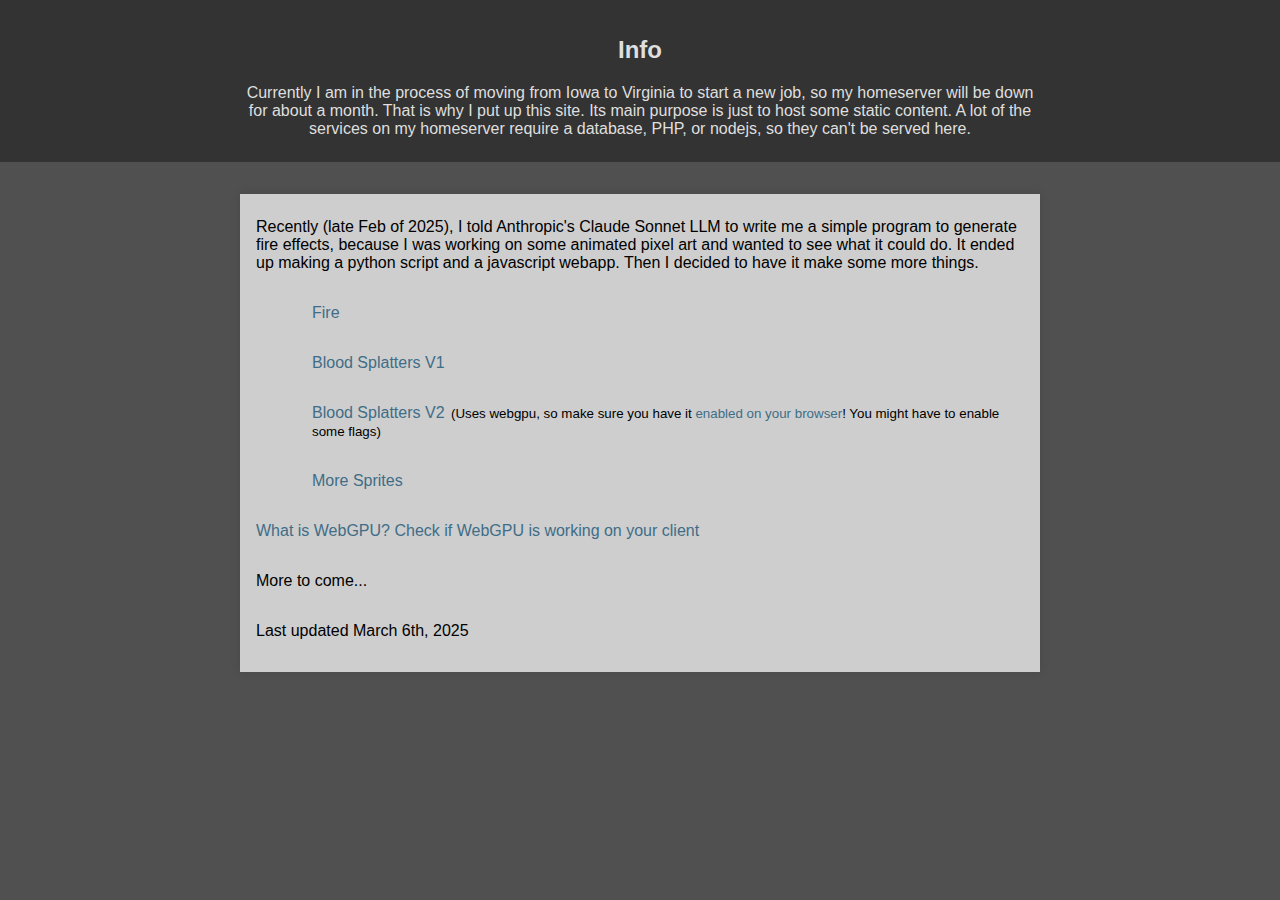
<file: index.html>
<!DOCTYPE html>
<html lang="en">
<head>
    <meta charset="UTF-8">
    <meta name="viewport" content="width=device-width, initial-scale=1.0">
    <title>Grothe</title>
    <link rel="stylesheet" href="css/theme.min.css">
    <style>
        body {
            font-family: Arial, sans-serif;
            margin: 0;
            padding: 0;
            background-color: #505050;
        }
        header {
            background-color: #333;
            color: #dfdfdf;
            padding: 1rem;
            text-align: center;
        }
        main {
            max-width: 800px;
            margin: 2rem auto;
            padding: 1rem;
            background-color: #cecece;
            box-shadow: 0 0 10px rgba(0, 0, 0, 0.1);
        }
        section {
            margin-bottom: 2rem;
        }
        section h2 {
            margin-top: 0;
        }
        section p {
            margin: 0.5rem 0;
        }
        section a {
            color: #3f6d87;
            text-decoration: none;
        }
        section li {
            list-style-type: none;
            margin: 2rem 1rem;
        }
        section a:hover {
            text-decoration: underline;
        }
        .status {
            max-width: 800px;
            margin: 0 auto;
        }
    </style>
</head>
<body>
    <header>
        <h2>Info</h2>
        <section class = "status">
            <p>Currently I am in the process of moving from Iowa to Virginia to start a new job, so my homeserver will be down for about a month. That is why I put up this site. Its main purpose is just to host some static content. A lot of the services on my homeserver require a database, PHP, or nodejs, so they can't be served here.  </p>
        </section>
    </header>
    <main>
        <section>
            <p>Recently (late Feb of 2025), I told Anthropic's Claude Sonnet LLM to write me a simple program to generate fire effects, because I was working on some animated pixel art and wanted to see what it could do. It ended up making a python script and a javascript webapp. Then I decided to have it make some more things.</p>
            <ul>
                <li><a href = "/fire.html">Fire</a></li>
                <li><a href = "/blood_v1.html">Blood Splatters V1</a></li>
                <li><a href = "/blood_gpu.html">Blood Splatters V2</a> <small style="margin-left: 2px;">(Uses webgpu, so make sure you have it <a href = "https://developer.mozilla.org/en-US/docs/Web/API/WebGPU_API#browser_compatibility">enabled on your browser</a>! You might have to enable some flags)</small></a></li>
                <li><a href = "/sprites.html">More Sprites</a></li>
            </ul>
            <p><a href = "https://developer.mozilla.org/en-US/docs/Web/API/WebGPU_API">What is WebGPU?</a> <a href = "/webgpuchecker.html">Check if WebGPU is working on your client</a></p>
        </section>
        <section>
            More to come...
        </section>
        <footer>
            <p>Last updated March 6th, 2025</p>
        </footer>
    </main>
</body>
</html>
</file>
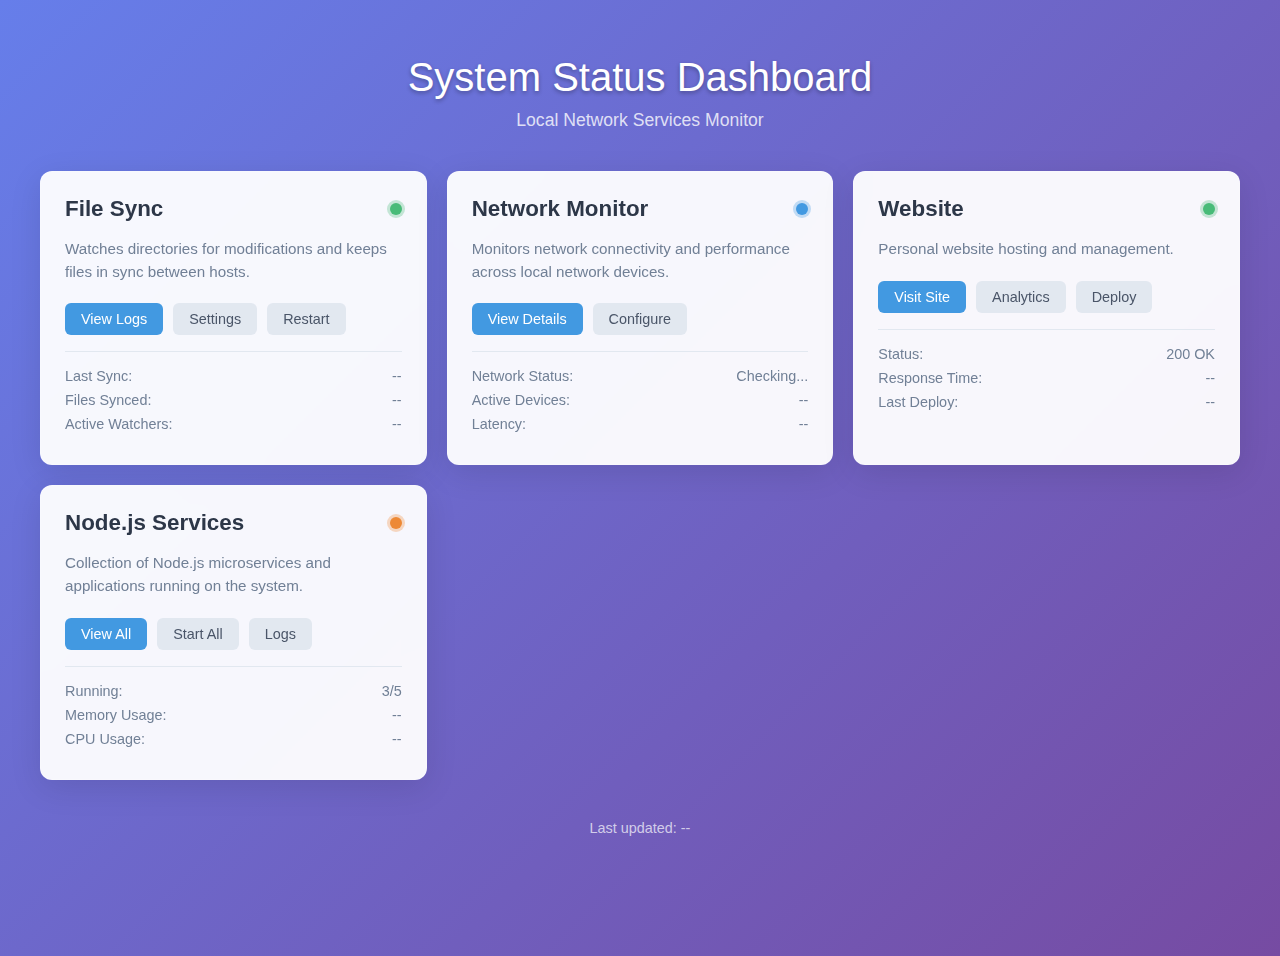
<file: statuspage/index.html>
<!DOCTYPE html>
<html lang="en">
<head>
    <meta charset="UTF-8">
    <meta name="viewport" content="width=device-width, initial-scale=1.0">
    <title> . : - : . </title>
    <link rel = "stylesheet" href = "css/style.css" />
</head>
<body>
    <div class="dashboard">
        <div class="header">
            <h1>System Status Dashboard</h1>
            <div class="subtitle">Local Network Services Monitor</div>
        </div>

        <div class="services-grid">
            <!-- File Sync Service -->
            <div class="service-card">
                <div class="service-header">
                    <div class="service-title">File Sync</div>
                    <div class="status-indicator online" id="filesync-status"></div>
                </div>
                <div class="service-description">
                    Watches directories for modifications and keeps files in sync between hosts.
                </div>
                <div class="service-actions">
                    <button class="action-btn primary">View Logs</button>
                    <button class="action-btn secondary">Settings</button>
                    <button class="action-btn secondary">Restart</button>
                </div>
                <div class="service-details">
                    <div class="detail-row">
                        <span class="detail-label">Last Sync:</span>
                        <span id="filesync-lastsync">--</span>
                    </div>
                    <div class="detail-row">
                        <span class="detail-label">Files Synced:</span>
                        <span id="filesync-count">--</span>
                    </div>
                    <div class="detail-row">
                        <span class="detail-label">Active Watchers:</span>
                        <span id="filesync-watchers">--</span>
                    </div>
                </div>
            </div>

            <!-- Network Monitor Service -->
            <div class="service-card">
                <div class="service-header">
                    <div class="service-title">Network Monitor</div>
                    <div class="status-indicator loading" id="networkmonitor-status"></div>
                </div>
                <div class="service-description">
                    Monitors network connectivity and performance across local network devices.
                </div>
                <div class="service-actions">
                    <button class="action-btn primary">View Details</button>
                    <button class="action-btn secondary">Configure</button>
                </div>
                <div class="service-details">
                    <div class="detail-row">
                        <span class="detail-label">Network Status:</span>
                        <span id="network-status">Checking...</span>
                    </div>
                    <div class="detail-row">
                        <span class="detail-label">Active Devices:</span>
                        <span id="network-devices">--</span>
                    </div>
                    <div class="detail-row">
                        <span class="detail-label">Latency:</span>
                        <span id="network-latency">--</span>
                    </div>
                </div>
            </div>

            <!-- Website Service -->
            <div class="service-card">
                <div class="service-header">
                    <div class="service-title">Website</div>
                    <div class="status-indicator online" id="website-status"></div>
                </div>
                <div class="service-description">
                    Personal website hosting and management.
                </div>
                <div class="service-actions">
                    <a href="https://belthelziquor.com" target="_blank" class="action-btn primary">Visit Site</a>
                    <button class="action-btn secondary">Analytics</button>
                    <button class="action-btn secondary">Deploy</button>
                </div>
                <div class="service-details">
                    <div class="detail-row">
                        <span class="detail-label">Status:</span>
                        <span id="website-response">200 OK</span>
                    </div>
                    <div class="detail-row">
                        <span class="detail-label">Response Time:</span>
                        <span id="website-response-time">--</span>
                    </div>
                    <div class="detail-row">
                        <span class="detail-label">Last Deploy:</span>
                        <span id="website-deploy">--</span>
                    </div>
                </div>
            </div>

            <!-- Node.js Services -->
            <div class="service-card">
                <div class="service-header">
                    <div class="service-title">Node.js Services</div>
                    <div class="status-indicator warning" id="nodejs-status"></div>
                </div>
                <div class="service-description">
                    Collection of Node.js microservices and applications running on the system.
                </div>
                <div class="service-actions">
                    <button class="action-btn primary">View All</button>
                    <button class="action-btn secondary">Start All</button>
                    <button class="action-btn secondary">Logs</button>
                </div>
                <div class="service-details">
                    <div class="detail-row">
                        <span class="detail-label">Running:</span>
                        <span id="nodejs-running">3/5</span>
                    </div>
                    <div class="detail-row">
                        <span class="detail-label">Memory Usage:</span>
                        <span id="nodejs-memory">--</span>
                    </div>
                    <div class="detail-row">
                        <span class="detail-label">CPU Usage:</span>
                        <span id="nodejs-cpu">--</span>
                    </div>
                </div>
            </div>
        </div>

        <div class="footer">
            Last updated: <span id="last-updated">--</span>
        </div>
    </div>
    <script type = "text/javascript" src = "js/jq.js"></script>
    <script type = "text/javascript" src = "js/home.js"></script>
    
</body>

</html>
</file>
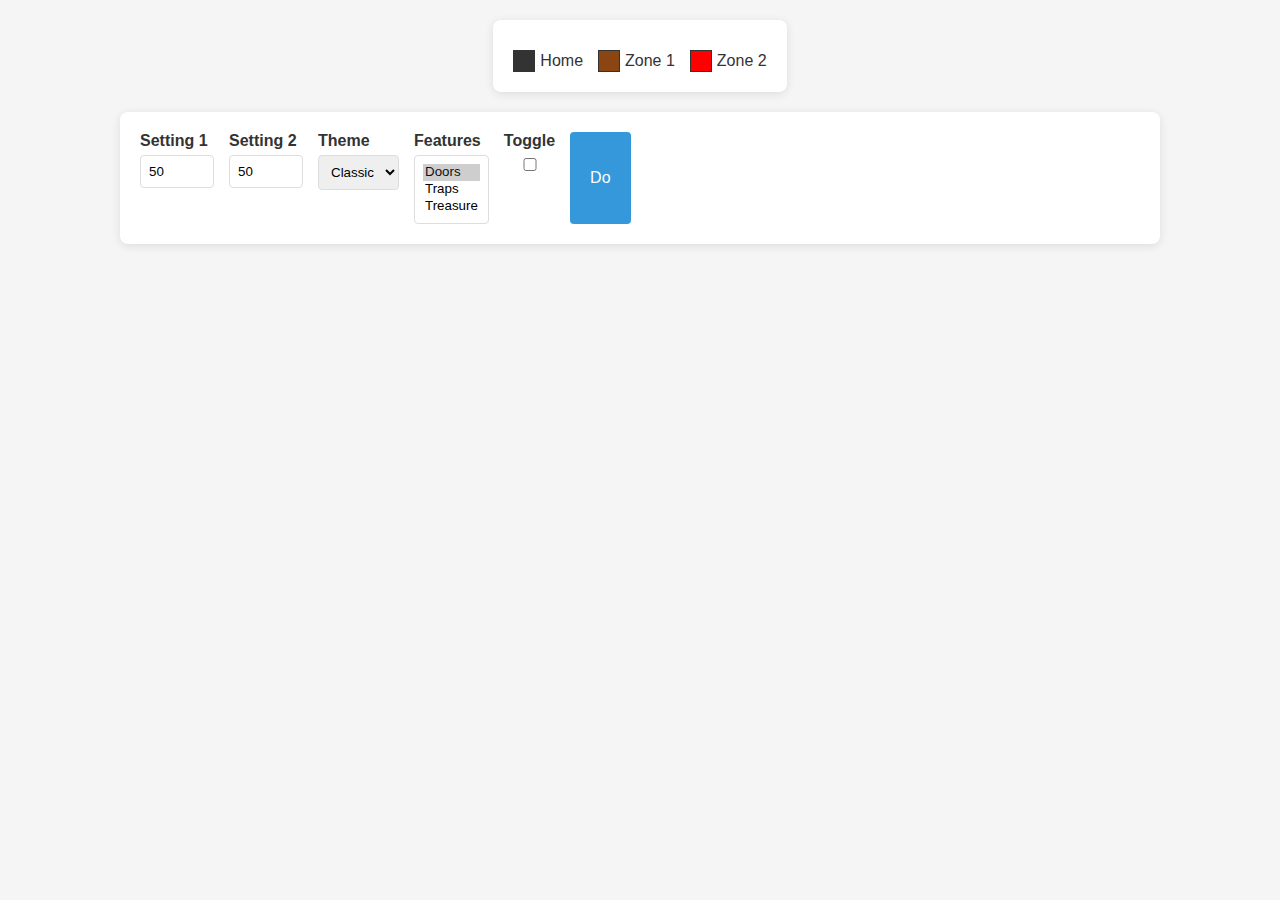
<file: webgame-campfire-chill/index.html>
<!DOCTYPE html>
<html lang="en">
<head>
    <meta charset="UTF-8">
    <meta name="viewport" content="width=device-width, initial-scale=1.0">
    <link rel="stylesheet" href = "css/style.css" />
    <script type = "text/javascript" src = "js/jq.js"></script>
    <script type = "module" src = "js/pixi.min.mjs"></script>
    <script type = "module" src = "js/place.js" ></script>
    <title>Da Place to Be</title>
</head>
<body>
    <div class="container">
        <div class="canvas-container">
            <div class="legend">
                <div class="legend-item">
                    <div class="legend-color" style="background-color: #333"></div>
                    <span>Home</span>
                </div>
                <div class="legend-item">
                    <div class="legend-color" style="background-color: #8B4513"></div>
                    <span>Zone 1</span>
                </div>
                <div class="legend-item">
                    <div class="legend-color" style="background-color: #FF0000"></div>
                    <span>Zone 2</span>
                </div>
            </div>
        </div>
        <div class="controls">
            <div class="control-group">
                <label for="width">Setting 1</label>
                <input type="number" id="width" min="20" max="100" value="50">
            </div>
            <div class="control-group">
                <label for="height">Setting 2</label>
                <input type="number" id="height" min="20" max="100" value="50">
            </div>
            <div class="control-group">
                <label for="theme">Theme</label>
                <select id="theme">
                    <option value="classic">Classic</option>
                    <option value="cave">Cave</option>
                    <option value="temple">Temple</option>
                </select>
            </div>
            <div class="control-group">
                <label for="features">Features</label>
                <select id="features" multiple size="3">
                    <option value="doors" selected>Doors</option>
                    <option value="traps">Traps</option>
                    <option value="treasure">Treasure</option>
                </select>
            </div>
            <div class = "control-group">
                <label for="sometoggle">Toggle</label>
                <input type="checkbox" id="sometoggle">
            </div>
            <button id="button-do">Do</button>
        </div>
    </div>
</body>
</html>
</file>
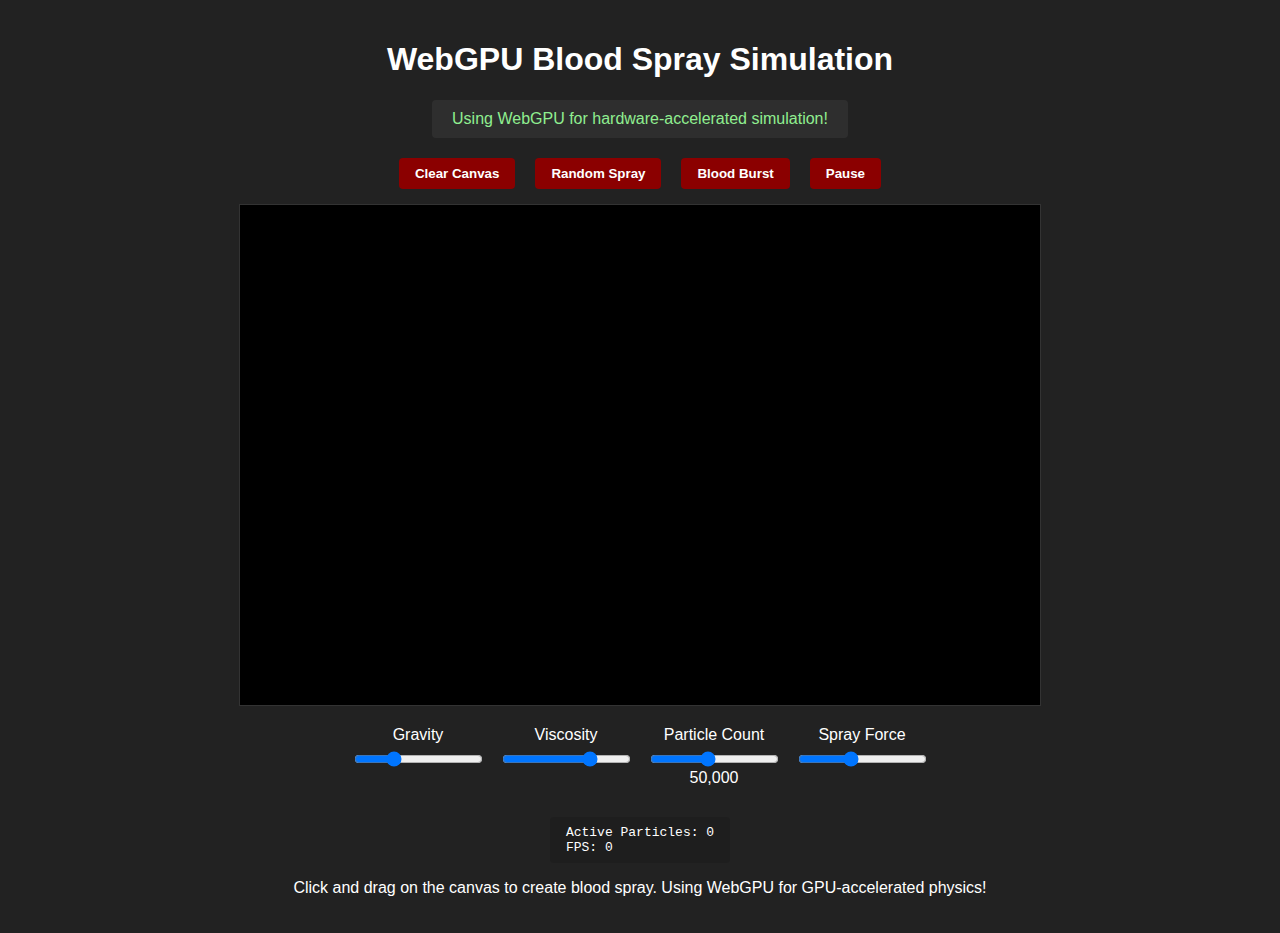
<file: blood_gpu.html>
<!DOCTYPE html>
<html>
<head>
  <title>WebGPU Blood Spray Effect</title>
  <script type = "module">
    import { WebGPUBloodSimulation } from './blood_gpu.js';
  </script>
  <style>
    body {
      background: #222;
      margin: 0;
      padding: 20px;
      display: flex;
      flex-direction: column;
      align-items: center;
      font-family: Arial, sans-serif;
      color: #FFF;
    }
    canvas {
      border: 1px solid #333;
      margin-bottom: 20px;
      background: #000;
    }
    .controls {
      display: flex;
      flex-wrap: wrap;
      gap: 15px;
      margin-bottom: 20px;
      max-width: 800px;
    }
    .control-group {
      display: flex;
      flex-direction: column;
      align-items: center;
    }
    label {
      margin-bottom: 5px;
    }
    button {
      padding: 8px 16px;
      background: #8B0000;
      color: white;
      border: none;
      border-radius: 4px;
      cursor: pointer;
      font-weight: bold;
      margin: 0 5px;
    }
    button:hover {
      background: #A00000;
    }
    #bloodCanvas {
      cursor: crosshair;
    }
    .action-buttons {
      display: flex;
      gap: 10px;
      margin-bottom: 15px;
    }
    .status {
      background: rgba(50, 50, 50, 0.8);
      padding: 10px 20px;
      border-radius: 4px;
      margin-bottom: 20px;
    }
    .status span {
      font-weight: bold;
    }
    .status.success {
      color: #90ee90;
    }
    .status.error {
      color: #ff6666;
    }
    .performance {
      background: rgba(30, 30, 30, 0.8);
      padding: 8px 16px;
      border-radius: 4px;
      margin-top: 10px;
      font-family: monospace;
    }
  </style>
</head>
<body>
  <h1>WebGPU Blood Spray Simulation</h1>
  
  <div id="statusBox" class="status">
    Initializing WebGPU...
  </div>
  
  <div class="action-buttons">
    <button id="clearBtn">Clear Canvas</button>
    <button id="randomSprayBtn">Random Spray</button>
    <button id="burstBtn">Blood Burst</button>
    <button id="pauseBtn">Pause</button>
  </div>
  
  <canvas id="bloodCanvas" width="800" height="500"></canvas>
  
  <div class="controls">
    <div class="control-group">
      <label for="gravitySlider">Gravity</label>
      <input type="range" id="gravitySlider" min="0.01" max="0.5" value="0.15" step="0.01">
    </div>
    
    <div class="control-group">
      <label for="viscositySlider">Viscosity</label>
      <input type="range" id="viscositySlider" min="0.75" max="0.99" value="0.92" step="0.01">
    </div>
    
    <div class="control-group">
      <label for="particleCountSlider">Particle Count</label>
      <input type="range" id="particleCountSlider" min="10000" max="100000" value="50000">
      <span id="particleCountValue">50,000</span>
    </div>
    
    <div class="control-group">
      <label for="sprayForceSlider">Spray Force</label>
      <input type="range" id="sprayForceSlider" min="5" max="30" value="15">
    </div>
  </div>
  
  <div class="performance">
    <div>Active Particles: <span id="activeParticleCount">0</span></div>
    <div>FPS: <span id="fpsCounter">0</span></div>
  </div>
  
  <p>Click and drag on the canvas to create blood spray. Using WebGPU for GPU-accelerated physics!</p>
  
  <script>
    // The WebGPU implementation will be loaded externally
    

    // Simple FPS counter
    let frameCount = 0;
    let lastTime = performance.now();
    let fps = 0;
    
    function updateFPS() {
      const now = performance.now();
      const elapsed = now - lastTime;
      
      if (elapsed >= 1000) {
        fps = Math.round((frameCount * 1000) / elapsed);
        document.getElementById('fpsCounter').textContent = fps;
        frameCount = 0;
        lastTime = now;
      }
      
      frameCount++;
      requestAnimationFrame(updateFPS);
    }
    
    // Start FPS counter
    updateFPS();
    
    // Fallback Canvas2D implementation for browsers without WebGPU
    class CanvasBloodEffect {
      constructor(canvas) {
        this.canvas = canvas;
        this.ctx = canvas.getContext('2d');
        this.width = canvas.width;
        this.height = canvas.height;
        
        // Blood parameters
        this.gravity = 0.15;
        this.viscosity = 0.92;
        this.particleCount = 5000;
        this.particleSize = 3;
        this.sprayForce = 15;
        
        // Animation state
        this.paused = false;
        this.animationId = null;
        
        // Particles
        this.particles = [];
        
        // Mouse interactions
        this.mouseDown = false;
        this.mouseX = 0;
        this.mouseY = 0;
        this.lastMouseX = 0;
        this.lastMouseY = 0;
        
        // Initialize event listeners
        this.initEvents();
      }
      
      initEvents() {
        this.canvas.addEventListener('mousedown', (e) => {
          this.mouseDown = true;
          this.updateMousePosition(e);
          this.lastMouseX = this.mouseX;
          this.lastMouseY = this.mouseY;
          this.createSpray(this.mouseX, this.mouseY, 0, 0);
        });
        
        this.canvas.addEventListener('mousemove', (e) => {
          if (this.mouseDown) {
            const lastX = this.mouseX;
            const lastY = this.mouseY;
            this.updateMousePosition(e);
            
            // Calculate velocity for direction
            const velX = this.mouseX - lastX;
            const velY = this.mouseY - lastY;
            
            // Create spray based on movement
            if (Math.abs(velX) > 0.5 || Math.abs(velY) > 0.5) {
              this.createSpray(this.mouseX, this.mouseY, velX, velY);
            }
          }
        });
        
        this.canvas.addEventListener('mouseup', () => {
          this.mouseDown = false;
        });
        
        this.canvas.addEventListener('mouseleave', () => {
          this.mouseDown = false;
        });
      }
      
      updateMousePosition(e) {
        const rect = this.canvas.getBoundingClientRect();
        this.mouseX = e.clientX - rect.left;
        this.mouseY = e.clientY - rect.top;
      }
      
      createSpray(x, y, velX, velY) {
        // Direction influence from velocity
        const dirX = velX === 0 ? 0 : Math.sign(velX);
        const dirY = velY === 0 ? 0 : Math.sign(velY);
        const speed = Math.sqrt(velX * velX + velY * velY);
        
        const sprayCount = Math.min(500, this.particleCount);
        
        for (let i = 0; i < sprayCount; i++) {
          // Calculate random spray direction with influence from movement
          const angle = Math.random() * Math.PI * 2;
          const force = this.sprayForce * (0.5 + Math.random() * 0.5);
          
          // Base velocities with randomness
          let vx = Math.cos(angle) * force * 0.3;
          let vy = Math.sin(angle) * force * 0.3;
          
          // Add influence from mouse movement
          if (speed > 1) {
            vx += dirX * force * 0.7 * Math.random();
            vy += dirY * force * 0.7 * Math.random();
          }
          
          // Random size variation
          const size = this.particleSize * (0.5 + Math.random());
          
          // Random color variation (darker/lighter red)
          const r = 120 + Math.floor(Math.random() * 80);
          const g = Math.floor(Math.random() * 30);
          const b = Math.floor(Math.random() * 20);
          const color = `rgb(${r}, ${g}, ${b})`;
          
          // Add blood particle
          this.particles.push({
            x: x + (Math.random() - 0.5) * 5,
            y: y + (Math.random() - 0.5) * 5,
            vx: vx,
            vy: vy,
            size: size,
            color: color,
            gravity: this.gravity * (0.8 + Math.random() * 0.4),
            life: 1.0 // Life percentage (1.0 = full life, 0.0 = dead)
          });
        }
        
        // Limit total particles
        if (this.particles.length > this.particleCount) {
          this.particles.splice(0, this.particles.length - this.particleCount);
        }
        
        // Update particle counter
        document.getElementById('activeParticleCount').textContent = this.particles.length.toLocaleString();
      }
      
      createRandomSpray() {
        const x = Math.random() * this.width;
        const y = Math.random() * (this.height / 2);
        const velX = (Math.random() - 0.5) * 20;
        const velY = Math.random() * 10;
        this.createSpray(x, y, velX, velY);
      }
      
      createBloodBurst() {
        const x = this.width / 2 + (Math.random() - 0.5) * 200;
        const y = this.height / 2 + (Math.random() - 0.5) * 100;
        
        // Create multiple sprays for a burst effect
        for (let i = 0; i < 5; i++) {
          const offsetX = (Math.random() - 0.5) * 20;
          const offsetY = (Math.random() - 0.5) * 20;
          this.createSpray(x + offsetX, y + offsetY, 0, 0);
        }
      }
      
      updatePhysics() {
        // Clear canvas
        this.ctx.fillStyle = 'rgba(0, 0, 0, 0.2)';
        this.ctx.fillRect(0, 0, this.width, this.height);
        
        // Update particles
        for (let i = this.particles.length - 1; i >= 0; i--) {
          const particle = this.particles[i];
          
          // Apply physics
          particle.vy += particle.gravity;
          particle.vx *= this.viscosity;
          particle.vy *= this.viscosity;
          
          // Update position
          particle.x += particle.vx;
          particle.y += particle.vy;
          
          // Check for collisions with bottom or sides
          if (particle.y > this.height || particle.x < 0 || particle.x > this.width) {
            this.particles.splice(i, 1);
            continue;
          }
          
          // Draw particle
          this.ctx.beginPath();
          this.ctx.fillStyle = particle.color;
          this.ctx.globalAlpha = particle.life;
          this.ctx.arc(particle.x, particle.y, particle.size, 0, Math.PI * 2);
          this.ctx.fill();
          
          // Decay life
          particle.life -= 0.005;
          if (particle.life <= 0) {
            this.particles.splice(i, 1);
          }
        }
        
        // Reset alpha
        this.ctx.globalAlpha = 1;
        
        // Update particle counter
        document.getElementById('activeParticleCount').textContent = this.particles.length.toLocaleString();
      }
      
      animate() {
        if (this.paused) return;
        
        // Update physics and render
        this.updatePhysics();
        
        // Schedule next frame
        this.animationId = requestAnimationFrame(() => this.animate());
      }
      
      start() {
        this.paused = false;
        if (!this.animationId) {
          this.animate();
        }
      }
      
      pause() {
        this.paused = true;
        if (this.animationId) {
          cancelAnimationFrame(this.animationId);
          this.animationId = null;
        }
      }
      
      togglePause() {
        if (this.paused) {
          this.start();
        } else {
          this.pause();
        }
      }
      
      clear() {
        this.ctx.clearRect(0, 0, this.width, this.height);
        this.particles = [];
        document.getElementById('activeParticleCount').textContent = "0";
      }
      
      // Parameter setters
      setGravity(value) {
        this.gravity = value;
      }
      
      setViscosity(value) {
        this.viscosity = value;
      }
      
      setParticleCount(value) {
        this.particleCount = value;
      }
      
      setSprayForce(value) {
        this.sprayForce = value;
      }
    }
    
    // Initialize the appropriate implementation based on WebGPU support
    document.addEventListener('DOMContentLoaded', async () => {
      const canvas = document.getElementById('bloodCanvas');
      const statusBox = document.getElementById('statusBox');
      let bloodSim;
      
      try {
        // Check for WebGPU support
        if (!navigator.gpu) {
          throw new Error("WebGPU not supported on this browser.");
        }
        
        // Try to load WebGPU implementation
        // In a real implementation, this would be where we'd initialize WebGPUBloodSimulation
        // For demo purposes, throw an error to show fallback behavior
        
        if (typeof WebGPUBloodSimulation !== 'undefined') {
          bloodSim = new WebGPUBloodSimulation(canvas);
          statusBox.textContent = "Using WebGPU for hardware-accelerated simulation!";
          statusBox.className = "status success";
        } else {
          throw new Error("WebGPU implementation not found. Falling back to Canvas2D.");
        }
      } catch (error) {
        console.warn("WebGPU initialization failed:", error);
        statusBox.textContent = "WebGPU not available. Using Canvas2D fallback (lower performance).";
        statusBox.className = "status error";
        
        // Fallback to Canvas2D implementation
        bloodSim = new CanvasBloodEffect(canvas);
        bloodSim.start();
        
        // Update particle count slider for fallback
        const particleCountSlider = document.getElementById('particleCountSlider');
        particleCountSlider.min = "1000";
        particleCountSlider.max = "10000";
        particleCountSlider.value = "5000";
        document.getElementById('particleCountValue').textContent = "5,000";
      }
      
      // Connect UI controls
      document.getElementById('gravitySlider').addEventListener('input', function() {
        bloodSim.setGravity(parseFloat(this.value));
      });
      
      document.getElementById('viscositySlider').addEventListener('input', function() {
        bloodSim.setViscosity(parseFloat(this.value));
      });
      
      document.getElementById('particleCountSlider').addEventListener('input', function() {
        bloodSim.setParticleCount(parseInt(this.value));
        document.getElementById('particleCountValue').textContent = parseInt(this.value).toLocaleString();
      });
      
      document.getElementById('sprayForceSlider').addEventListener('input', function() {
        bloodSim.setSprayForce(parseInt(this.value));
      });
      
      document.getElementById('clearBtn').addEventListener('click', function() {
        bloodSim.clear();
      });
      
      document.getElementById('randomSprayBtn').addEventListener('click', function() {
        bloodSim.createRandomSpray();
      });
      
      document.getElementById('burstBtn').addEventListener('click', function() {
        bloodSim.createBloodBurst();
      });
      
      document.getElementById('pauseBtn').addEventListener('click', function() {
        bloodSim.togglePause();
        this.textContent = bloodSim.paused ? 'Resume' : 'Pause';
      });
    });
  </script>
</body>
</html>
</file>
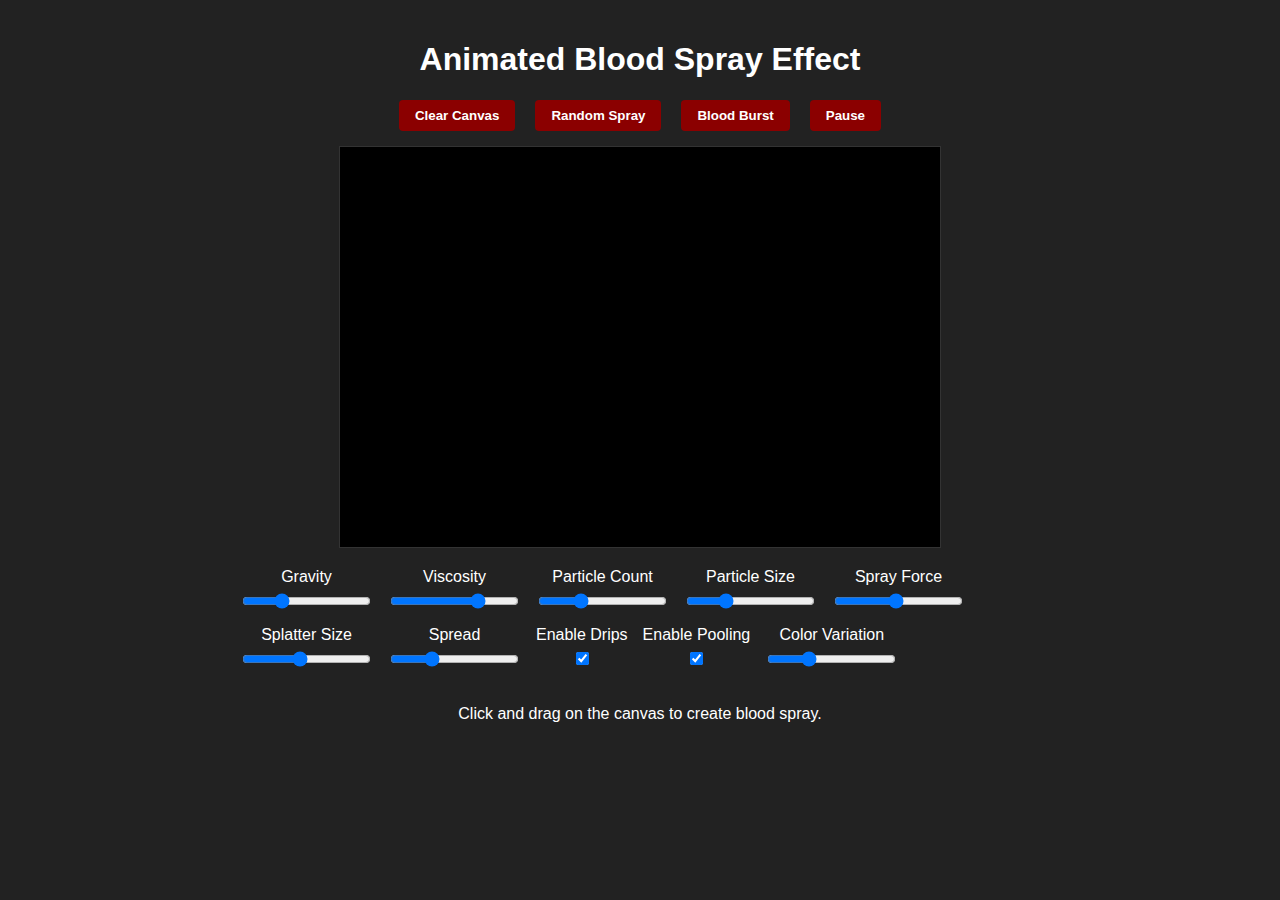
<file: blood_v1.html>
<!DOCTYPE html>
<html>
<head>
  <title>Animated Blood Spray Effect</title>
  <style>
    body {
      background: #222;
      margin: 0;
      padding: 20px;
      display: flex;
      flex-direction: column;
      align-items: center;
      font-family: Arial, sans-serif;
      color: #FFF;
    }
    canvas {
      border: 1px solid #333;
      margin-bottom: 20px;
      background: #000;
    }
    .controls {
      display: flex;
      flex-wrap: wrap;
      gap: 15px;
      margin-bottom: 20px;
      max-width: 800px;
    }
    .control-group {
      display: flex;
      flex-direction: column;
      align-items: center;
    }
    label {
      margin-bottom: 5px;
    }
    button {
      padding: 8px 16px;
      background: #8B0000;
      color: white;
      border: none;
      border-radius: 4px;
      cursor: pointer;
      font-weight: bold;
      margin: 0 5px;
    }
    button:hover {
      background: #A00000;
    }
    #sprayCanvas {
      cursor: crosshair;
    }
    .action-buttons {
      display: flex;
      gap: 10px;
      margin-bottom: 15px;
    }
  </style>
</head>
<body>
  <h1>Animated Blood Spray Effect</h1>
  
  <div class="action-buttons">
    <button id="clearBtn">Clear Canvas</button>
    <button id="randomSprayBtn">Random Spray</button>
    <button id="burstBtn">Blood Burst</button>
    <button id="pauseBtn">Pause</button>
  </div>
  
  <canvas id="sprayCanvas" width="600" height="400"></canvas>
  
  <div class="controls">
    <div class="control-group">
      <label for="gravitySlider">Gravity</label>
      <input type="range" id="gravitySlider" min="0.01" max="0.5" value="0.15" step="0.01">
    </div>
    
    <div class="control-group">
      <label for="viscositySlider">Viscosity</label>
      <input type="range" id="viscositySlider" min="0.75" max="0.99" value="0.92" step="0.01">
    </div>
    
    <div class="control-group">
      <label for="particleCountSlider">Particle Count</label>
      <input type="range" id="particleCountSlider" min="10" max="300" value="100">
    </div>
    
    <div class="control-group">
      <label for="particleSizeSlider">Particle Size</label>
      <input type="range" id="particleSizeSlider" min="1" max="8" value="3">
    </div>
    
    <div class="control-group">
      <label for="sprayForceSlider">Spray Force</label>
      <input type="range" id="sprayForceSlider" min="1" max="20" value="10">
    </div>
    
    <div class="control-group">
      <label for="splatterSizeSlider">Splatter Size</label>
      <input type="range" id="splatterSizeSlider" min="1" max="10" value="5">
    </div>
    
    <div class="control-group">
      <label for="spreadSlider">Spread</label>
      <input type="range" id="spreadSlider" min="0" max="1" value="0.3" step="0.05">
    </div>
    
    <div class="control-group">
      <label for="dripToggle">Enable Drips</label>
      <input type="checkbox" id="dripToggle" checked>
    </div>
    
    <div class="control-group">
      <label for="poolToggle">Enable Pooling</label>
      <input type="checkbox" id="poolToggle" checked>
    </div>
    
    <div class="control-group">
      <label for="colorVariationSlider">Color Variation</label>
      <input type="range" id="colorVariationSlider" min="0" max="50" value="15">
    </div>
  </div>
  
  <p>Click and drag on the canvas to create blood spray.</p>
  
  <script>
    class BloodEffect {
      constructor(canvas) {
        this.canvas = canvas;
        this.ctx = canvas.getContext('2d');
        this.width = canvas.width;
        this.height = canvas.height;
        
        // Blood parameters
        this.gravity = 0.15;
        this.viscosity = 0.92;
        this.particleCount = 100;
        this.particleSize = 3;
        this.sprayForce = 10;
        this.splatterSize = 5;
        this.spread = 0.3;
        this.colorVariation = 15;
        this.enableDrips = true;
        this.enablePooling = true;
        
        // Animation state
        this.paused = false;
        this.animationId = null;
        
        // Particles and splatters
        this.particles = [];
        this.splatters = [];
        this.pools = [];
        this.drips = [];
        
        // Mouse interactions
        this.mouseDown = false;
        this.mouseX = 0;
        this.mouseY = 0;
        this.lastMouseX = 0;
        this.lastMouseY = 0;
        
        // Initialize event listeners
        this.initEvents();
      }
      
      initEvents() {
        this.canvas.addEventListener('mousedown', (e) => {
          this.mouseDown = true;
          this.updateMousePosition(e);
          this.lastMouseX = this.mouseX;
          this.lastMouseY = this.mouseY;
          this.createSpray(this.mouseX, this.mouseY, 0, 0);
        });
        
        this.canvas.addEventListener('mousemove', (e) => {
          if (this.mouseDown) {
            const lastX = this.mouseX;
            const lastY = this.mouseY;
            this.updateMousePosition(e);
            
            // Calculate velocity for direction
            const velX = this.mouseX - lastX;
            const velY = this.mouseY - lastY;
            
            // Create spray based on movement
            if (Math.abs(velX) > 0.5 || Math.abs(velY) > 0.5) {
              this.createSpray(this.mouseX, this.mouseY, velX, velY);
            }
          }
        });
        
        this.canvas.addEventListener('mouseup', () => {
          this.mouseDown = false;
        });
        
        this.canvas.addEventListener('mouseleave', () => {
          this.mouseDown = false;
        });
      }
      
      updateMousePosition(e) {
        const rect = this.canvas.getBoundingClientRect();
        this.mouseX = e.clientX - rect.left;
        this.mouseY = e.clientY - rect.top;
      }
      
      createSpray(x, y, velX, velY) {
        // Direction influence from velocity
        const dirX = velX === 0 ? 0 : Math.sign(velX);
        const dirY = velY === 0 ? 0 : Math.sign(velY);
        const speed = Math.sqrt(velX * velX + velY * velY);
        
        for (let i = 0; i < this.particleCount; i++) {
          // Calculate random spray direction with influence from movement
          const angle = Math.random() * Math.PI * 2;
          const force = this.sprayForce * (0.5 + Math.random() * 0.5);
          
          // Base velocities with randomness
          let vx = Math.cos(angle) * force * this.spread;
          let vy = Math.sin(angle) * force * this.spread;
          
          // Add influence from mouse movement
          if (speed > 1) {
            vx += dirX * force * (1 - this.spread) * Math.random();
            vy += dirY * force * (1 - this.spread) * Math.random();
          }
          
          // Random size variation
          const size = this.particleSize * (0.5 + Math.random());
          
          // Random color variation (darker/lighter red)
          const r = 120 + Math.floor(Math.random() * this.colorVariation);
          const g = 0 + Math.floor(Math.random() * (this.colorVariation * 0.4));
          const b = 0 + Math.floor(Math.random() * (this.colorVariation * 0.2));
          const color = `rgb(${r}, ${g}, ${b})`;
          
          // Add blood particle
          this.particles.push({
            x: x + (Math.random() - 0.5) * 5,
            y: y + (Math.random() - 0.5) * 5,
            vx: vx,
            vy: vy,
            size: size,
            color: color,
            gravity: this.gravity * (0.8 + Math.random() * 0.4),
            life: 1.0, // Life percentage (1.0 = full life, 0.0 = dead)
            decay: 0.01 + Math.random() * 0.02
          });
        }
      }
      
      createRandomSpray() {
        const x = Math.random() * this.width;
        const y = Math.random() * (this.height / 2);
        const velX = (Math.random() - 0.5) * 20;
        const velY = Math.random() * 10;
        this.createSpray(x, y, velX, velY);
      }
      
      createBloodBurst() {
        const x = this.width / 2 + (Math.random() - 0.5) * 200;
        const y = this.height / 2 + (Math.random() - 0.5) * 100;
        
        // Create a more intense spray for burst
        const oldParticleCount = this.particleCount;
        const oldSprayForce = this.sprayForce;
        
        this.particleCount = this.particleCount * 3;
        this.sprayForce = this.sprayForce * 1.5;
        
        this.createSpray(x, y, 0, 0);
        
        // Reset to original values
        this.particleCount = oldParticleCount;
        this.sprayForce = oldSprayForce;
      }
      
      createSplatter(x, y, size, color) {
        // Create a blood splatter at impact location
        const splatterSize = size * this.splatterSize;
        
        this.splatters.push({
          x: x,
          y: y,
          size: splatterSize,
          color: color,
          // Random shapes for splatters
          shape: Math.floor(Math.random() * 3),
          angle: Math.random() * Math.PI * 2,
          // Stretch factor for directional impact
          stretchX: 0.5 + Math.random(),
          stretchY: 0.5 + Math.random(),
          // How much it has dried/darkened (0 = fresh, 1 = dried)
          dried: 0
        });
        
        // Possibly create a drip
        if (this.enableDrips && Math.random() < 0.3) {
          this.createDrip(x, y, color);
        }
        
        // Possibly create a pool below the splatter
        if (this.enablePooling && y > this.height * 0.7 && Math.random() < 0.5) {
          this.createPool(x, y, splatterSize * 1.5, color);
        }
      }
      
      createDrip(x, y, color) {
        const length = 10 + Math.random() * 30;
        const width = 2 + Math.random() * 4;
        
        this.drips.push({
          x: x,
          y: y,
          targetY: y + length,
          width: width,
          color: color,
          progress: 0,
          speed: 0.005 + Math.random() * 0.01, // How fast it drips down
          dried: 0
        });
      }
      
      createPool(x, y, size, color) {
        this.pools.push({
          x: x,
          y: y,
          currentSize: 0,
          targetSize: size * (1 + Math.random()),
          growSpeed: 0.1 + Math.random() * 0.2,
          color: color,
          dried: 0
        });
      }
      
      updatePhysics() {
        // Update particles
        for (let i = this.particles.length - 1; i >= 0; i--) {
          const particle = this.particles[i];
          
          // Apply physics
          particle.vy += particle.gravity;
          particle.vx *= this.viscosity;
          particle.vy *= this.viscosity;
          
          // Update position
          particle.x += particle.vx;
          particle.y += particle.vy;
          
          // Check for collisions with bottom or sides
          if (particle.y > this.height - particle.size) {
            // Bottom collision - create splatter
            this.createSplatter(particle.x, this.height, particle.size, particle.color);
            this.particles.splice(i, 1);
          } else if (particle.x < 0 || particle.x > this.width) {
            // Side collision - create splatter
            const x = particle.x < 0 ? 0 : this.width;
            this.createSplatter(x, particle.y, particle.size, particle.color);
            this.particles.splice(i, 1);
          } else {
            // Decay life
            particle.life -= particle.decay;
            if (particle.life <= 0) {
              this.particles.splice(i, 1);
            }
          }
        }
        
        // Update drips
        for (let i = this.drips.length - 1; i >= 0; i--) {
          const drip = this.drips[i];
          
          // Grow drip down
          drip.progress += drip.speed;
          if (drip.progress >= 1) {
            // When drip reaches target, it stops
            drip.progress = 1;
            // Slowly dry
            drip.dried += 0.001;
            
            // Remove very dried drips
            if (drip.dried > 0.7) {
              this.drips.splice(i, 1);
            }
          }
        }
        
        // Update pools
        for (let i = 0; i < this.pools.length; i++) {
          const pool = this.pools[i];
          
          // Grow pool
          if (pool.currentSize < pool.targetSize) {
            pool.currentSize += pool.growSpeed;
          } else {
            // Slowly dry
            pool.dried += 0.0005;
          }
        }
        
        // Update splatters
        for (let i = 0; i < this.splatters.length; i++) {
          // Slowly dry
          this.splatters[i].dried += 0.0002;
        }
      }
      
      render() {
        // Draw particles
        for (const particle of this.particles) {
          this.ctx.beginPath();
          this.ctx.fillStyle = particle.color;
          this.ctx.globalAlpha = particle.life;
          this.ctx.arc(particle.x, particle.y, particle.size, 0, Math.PI * 2);
          this.ctx.fill();
        }
        
        // Draw splatters
        for (const splatter of this.splatters) {
          // Darker color as it dries
          const color = this.adjustColorForDrying(splatter.color, splatter.dried);
          this.ctx.fillStyle = color;
          this.ctx.globalAlpha = 1;
          
          this.ctx.save();
          this.ctx.translate(splatter.x, splatter.y);
          this.ctx.rotate(splatter.angle);
          this.ctx.scale(splatter.stretchX, splatter.stretchY);
          
          // Different splatter shapes
          switch (splatter.shape) {
            case 0:
              // Circular splatter
              this.ctx.beginPath();
              this.ctx.arc(0, 0, splatter.size, 0, Math.PI * 2);
              this.ctx.fill();
              break;
            case 1:
              // Star-like splatter
              this.ctx.beginPath();
              const points = 5 + Math.floor(Math.random() * 4);
              for (let i = 0; i < points * 2; i++) {
                const radius = i % 2 === 0 ? splatter.size : splatter.size * 0.5;
                const angle = (i * Math.PI) / points;
                const x = Math.cos(angle) * radius;
                const y = Math.sin(angle) * radius;
                if (i === 0) this.ctx.moveTo(x, y);
                else this.ctx.lineTo(x, y);
              }
              this.ctx.closePath();
              this.ctx.fill();
              break;
            case 2:
              // Irregular blob
              this.ctx.beginPath();
              const segments = 8 + Math.floor(Math.random() * 5);
              for (let i = 0; i <= segments; i++) {
                const angle = (i / segments) * Math.PI * 2;
                const radius = splatter.size * (0.7 + Math.random() * 0.6);
                const x = Math.cos(angle) * radius;
                const y = Math.sin(angle) * radius;
                if (i === 0) this.ctx.moveTo(x, y);
                else this.ctx.bezierCurveTo(
                  x - Math.random() * 10, y - Math.random() * 10,
                  x + Math.random() * 10, y + Math.random() * 10,
                  x, y
                );
              }
              this.ctx.closePath();
              this.ctx.fill();
              break;
          }
          
          this.ctx.restore();
        }
        
        // Draw drips
        for (const drip of this.drips) {
          const color = this.adjustColorForDrying(drip.color, drip.dried);
          this.ctx.fillStyle = color;
          this.ctx.globalAlpha = 1;
          
          // Calculate current height based on progress
          const currentY = drip.y + (drip.targetY - drip.y) * drip.progress;
          
          // Draw drip as elongated teardrop
          this.ctx.beginPath();
          this.ctx.moveTo(drip.x - drip.width/2, drip.y);
          this.ctx.bezierCurveTo(
            drip.x - drip.width, drip.y + (currentY - drip.y) * 0.3,
            drip.x - drip.width/3, currentY - drip.width,
            drip.x, currentY
          );
          this.ctx.bezierCurveTo(
            drip.x + drip.width/3, currentY - drip.width,
            drip.x + drip.width, drip.y + (currentY - drip.y) * 0.3,
            drip.x + drip.width/2, drip.y
          );
          this.ctx.closePath();
          this.ctx.fill();
        }
        
        // Draw pools
        for (const pool of this.pools) {
          const color = this.adjustColorForDrying(pool.color, pool.dried);
          this.ctx.fillStyle = color;
          this.ctx.globalAlpha = 1;
          
          // Draw pool as irregular ellipse
          this.ctx.beginPath();
          const segments = 12;
          for (let i = 0; i <= segments; i++) {
            const angle = (i / segments) * Math.PI * 2;
            // Make pool wider than tall
            const radiusX = pool.currentSize * (1.2 + Math.sin(angle * 3) * 0.2);
            const radiusY = pool.currentSize * (0.6 + Math.cos(angle * 2) * 0.1);
            const x = pool.x + Math.cos(angle) * radiusX;
            const y = pool.y + Math.sin(angle) * radiusY;
            if (i === 0) this.ctx.moveTo(x, y);
            else this.ctx.bezierCurveTo(
              x - Math.random() * 5, y - Math.random() * 2,
              x + Math.random() * 5, y + Math.random() * 2,
              x, y
            );
          }
          this.ctx.closePath();
          this.ctx.fill();
        }
        
        // Reset alpha
        this.ctx.globalAlpha = 1;
      }
      
      adjustColorForDrying(color, driedAmount) {
        // Extract RGB components
        const rgbMatch = color.match(/\d+/g);
        if (!rgbMatch || rgbMatch.length < 3) return color;
        
        const r = parseInt(rgbMatch[0]);
        const g = parseInt(rgbMatch[1]);
        const b = parseInt(rgbMatch[2]);
        
        // Calculate dried color (darker, more brown)
        const driedR = Math.max(0, Math.floor(r - (driedAmount * 80)));
        const driedG = Math.max(0, Math.floor(g - (driedAmount * 10)));
        const driedB = Math.max(0, Math.floor(b - (driedAmount * 10)));
        
        return `rgb(${driedR}, ${driedG}, ${driedB})`;
      }
      
      animate() {
        if (this.paused) return;
        
        // Update physics
        this.updatePhysics();
        
        // Render
        this.render();
        
        // Schedule next frame
        this.animationId = requestAnimationFrame(() => this.animate());
      }
      
      start() {
        this.paused = false;
        if (!this.animationId) {
          this.animate();
        }
      }
      
      pause() {
        this.paused = true;
        if (this.animationId) {
          cancelAnimationFrame(this.animationId);
          this.animationId = null;
        }
      }
      
      togglePause() {
        if (this.paused) {
          this.start();
        } else {
          this.pause();
        }
      }
      
      clear() {
        this.ctx.clearRect(0, 0, this.width, this.height);
        this.particles = [];
        this.splatters = [];
        this.pools = [];
        this.drips = [];
      }
      
      // Parameter setters
      setGravity(value) {
        this.gravity = value;
      }
      
      setViscosity(value) {
        this.viscosity = value;
      }
      
      setParticleCount(value) {
        this.particleCount = value;
      }
      
      setParticleSize(value) {
        this.particleSize = value;
      }
      
      setSprayForce(value) {
        this.sprayForce = value;
      }
      
      setSplatterSize(value) {
        this.splatterSize = value;
      }
      
      setSpread(value) {
        this.spread = value;
      }
      
      setEnableDrips(value) {
        this.enableDrips = value;
      }
      
      setEnablePooling(value) {
        this.enablePooling = value;
      }
      
      setColorVariation(value) {
        this.colorVariation = value;
      }
    }
    
    // Initialize the blood effect
    const canvas = document.getElementById('sprayCanvas');
    const bloodEffect = new BloodEffect(canvas);
    
    // Start the animation
    bloodEffect.start();
    
    // Set up UI controls
    const gravitySlider = document.getElementById('gravitySlider');
    const viscositySlider = document.getElementById('viscositySlider');
    const particleCountSlider = document.getElementById('particleCountSlider');
    const particleSizeSlider = document.getElementById('particleSizeSlider');
    const sprayForceSlider = document.getElementById('sprayForceSlider');
    const splatterSizeSlider = document.getElementById('splatterSizeSlider');
    const spreadSlider = document.getElementById('spreadSlider');
    const dripToggle = document.getElementById('dripToggle');
    const poolToggle = document.getElementById('poolToggle');
    const colorVariationSlider = document.getElementById('colorVariationSlider');
    
    const clearBtn = document.getElementById('clearBtn');
    const randomSprayBtn = document.getElementById('randomSprayBtn');
    const burstBtn = document.getElementById('burstBtn');
    const pauseBtn = document.getElementById('pauseBtn');
    
    // Event listeners for sliders
    gravitySlider.addEventListener('input', function() {
      bloodEffect.setGravity(parseFloat(this.value));
    });
    
    viscositySlider.addEventListener('input', function() {
      bloodEffect.setViscosity(parseFloat(this.value));
    });
    
    particleCountSlider.addEventListener('input', function() {
      bloodEffect.setParticleCount(parseInt(this.value));
    });
    
    particleSizeSlider.addEventListener('input', function() {
      bloodEffect.setParticleSize(parseInt(this.value));
    });
    
    sprayForceSlider.addEventListener('input', function() {
      bloodEffect.setSprayForce(parseInt(this.value));
    });
    
    splatterSizeSlider.addEventListener('input', function() {
      bloodEffect.setSplatterSize(parseInt(this.value));
    });
    
    spreadSlider.addEventListener('input', function() {
      bloodEffect.setSpread(parseFloat(this.value));
    });
    
    dripToggle.addEventListener('change', function() {
      bloodEffect.setEnableDrips(this.checked);
    });
    
    poolToggle.addEventListener('change', function() {
      bloodEffect.setEnablePooling(this.checked);
    });
    
    colorVariationSlider.addEventListener('input', function() {
      bloodEffect.setColorVariation(parseInt(this.value));
    });
    
    // Button event listeners
    clearBtn.addEventListener('click', function() {
      bloodEffect.clear();
    });
    
    randomSprayBtn.addEventListener('click', function() {
      bloodEffect.createRandomSpray();
    });
    
    burstBtn.addEventListener('click', function() {
      bloodEffect.createBloodBurst();
    });
    
    pauseBtn.addEventListener('click', function() {
      bloodEffect.togglePause();
      this.textContent = bloodEffect.paused ? 'Resume' : 'Pause';
    });
  </script>
</body>
</html>
</file>
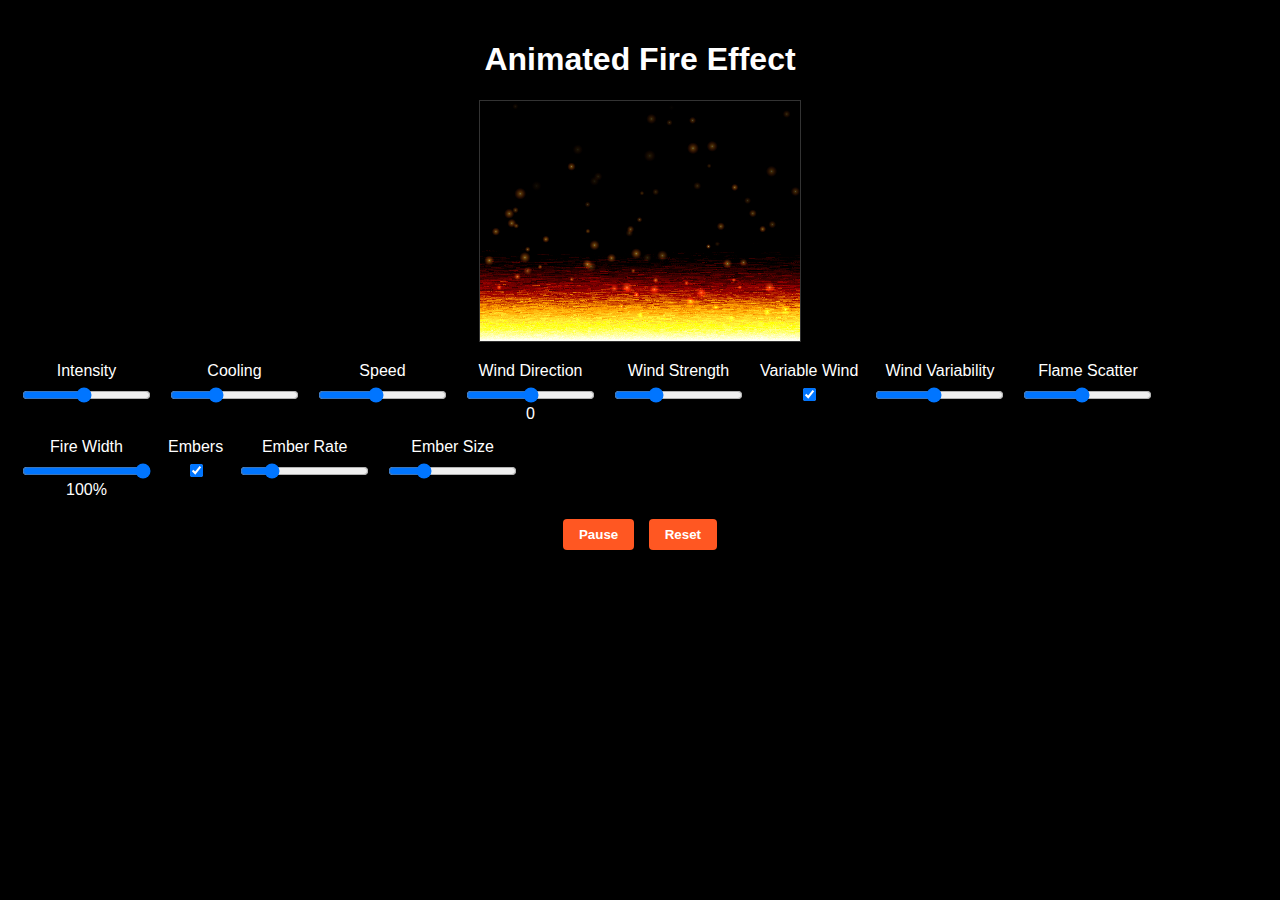
<file: fire.html>
<!DOCTYPE html>
<html>
<head>
  <title>Animated Fire Effect</title>
  <style>
    body {
      background: #000;
      margin: 0;
      padding: 20px;
      display: flex;
      flex-direction: column;
      align-items: center;
      font-family: Arial, sans-serif;
      color: #FFF;
    }
    canvas {
      border: 1px solid #333;
      margin-bottom: 20px;
    }
    .controls {
      display: flex;
      flex-wrap: wrap;
      gap: 15px;
      margin-bottom: 20px;
    }
    .control-group {
      display: flex;
      flex-direction: column;
      align-items: center;
    }
    label {
      margin-bottom: 5px;
    }
    button {
      padding: 8px 16px;
      background: #FF5722;
      color: white;
      border: none;
      border-radius: 4px;
      cursor: pointer;
      font-weight: bold;
      margin: 0 5px;
    }
    button:hover {
      background: #FF7043;
    }
  </style>
</head>
<body>
  <h1>Animated Fire Effect</h1>
  
  <canvas id="fireCanvas" width="320" height="240"></canvas>
  
  <div class="controls">
    <div class="control-group">
      <label for="intensitySlider">Intensity</label>
      <input type="range" id="intensitySlider" min="1" max="20" value="10">
    </div>
    
    <div class="control-group">
      <label for="coolingSlider">Cooling</label>
      <input type="range" id="coolingSlider" min="1" max="10" value="4">
    </div>
    
    <div class="control-group">
      <label for="speedSlider">Speed</label>
      <input type="range" id="speedSlider" min="1" max="10" value="5">
    </div>
    
    <div class="control-group">
      <label for="windSlider">Wind Direction</label>
      <input type="range" id="windSlider" min="-10" max="10" value="0" step="0.5">
      <span id="windValue">0</span>
    </div>
    
    <div class="control-group">
      <label for="windStrengthSlider">Wind Strength</label>
      <input type="range" id="windStrengthSlider" min="0" max="10" value="3">
    </div>
    
    <div class="control-group">
      <label for="windVariabilityToggle">Variable Wind</label>
      <input type="checkbox" id="windVariabilityToggle" checked>
    </div>
    
    <div class="control-group">
      <label for="windVariabilitySlider">Wind Variability</label>
      <input type="range" id="windVariabilitySlider" min="1" max="10" value="5">
    </div>
    
    <div class="control-group">
      <label for="scatterSlider">Flame Scatter</label>
      <input type="range" id="scatterSlider" min="1" max="10" value="5">
    </div>
    
    <div class="control-group">
      <label for="sourceWidthSlider">Fire Width</label>
      <input type="range" id="sourceWidthSlider" min="10" max="100" value="100">
      <span id="sourceWidthValue">100%</span>
    </div>
    
    <div class="control-group">
      <label for="emberToggle">Embers</label>
      <input type="checkbox" id="emberToggle" checked>
    </div>
    
    <div class="control-group">
      <label for="emberRateSlider">Ember Rate</label>
      <input type="range" id="emberRateSlider" min="1" max="20" value="5">
    </div>
    
    <div class="control-group">
      <label for="emberSizeSlider">Ember Size</label>
      <input type="range" id="emberSizeSlider" min="1" max="5" value="2">
    </div>
  </div>
  
  <div>
    <button id="pauseBtn">Pause</button>
    <button id="resetBtn">Reset</button>
  </div>
  
  <script>
    // Fire simulation class
    class FireEffect {
      constructor(canvas, width, height) {
        this.canvas = canvas;
        this.ctx = canvas.getContext('2d');
        this.width = width;
        this.height = height;
        
        // Create image data buffer
        this.imageData = this.ctx.createImageData(this.width, this.height);
        
        // Fire parameters - can be adjusted
        this.intensity = 10;
        this.cooling = 4;
        this.speedFactor = 5;
        this.windDirection = 0;  // Negative = left, Positive = right
        this.windStrength = 3;   // How much the wind affects the fire
        this.sourceWidth = 100;  // Width of fire source as percentage of canvas width
        this.flameScatter = 5;   // How much flames scatter as they rise (1-10)
        
        // Wind variability
        this.windVariabilityEnabled = true;
        this.windVariability = 5;
        this.windTime = 0;
        this.currentVariableWind = 0;
        this.targetVariableWind = 0;
        this.windTransitionSpeed = 0.02;
        
        // Ember parameters
        this.embersEnabled = true;
        this.emberRate = 5;      // How many embers to spawn per frame
        this.emberSize = 2;      // Size of embers
        this.embers = [];        // Array to store active ember particles
        
        // Animation state
        this.paused = false;
        this.animationId = null;
        
        // Fire buffer - stores "heat" values
        this.fireBuffer = new Array(this.width * this.height).fill(0);
        
        // Color palette for mapping heat values to colors
        this.palette = this.createFirePalette();
        
        // Initial setup
        this.initFire();
      }
      
      // Creates a color palette with gradients from black to yellow to red
      createFirePalette() {
        const palette = [];
        // Black to dark red
        for (let i = 0; i < 32; i++) {
          palette.push({ r: i * 2, g: 0, b: 0 });
        }
        // Dark red to bright red
        for (let i = 0; i < 32; i++) {
          palette.push({ r: 64 + i * 3, g: 0, b: 0 });
        }
        // Red to orange
        for (let i = 0; i < 32; i++) {
          palette.push({ r: 160 + i * 3, g: i * 5, b: 0 });
        }
        // Orange to yellow
        for (let i = 0; i < 32; i++) {
          palette.push({ r: 255, g: 160 + i * 3, b: i * 2 });
        }
        // Yellow to white (at the hottest)
        for (let i = 0; i < 32; i++) {
          palette.push({ r: 255, g: 255, b: i * 8 });
        }
        return palette;
      }
      
      // Initialize the fire with a hot bottom row
      initFire() {
        // Reset all cells to 0
        this.fireBuffer.fill(0);
        this.embers = [];
        
        // Set bottom row to maximum heat based on source width
        const sourceStart = Math.floor(this.width * (0.5 - this.sourceWidth/200));
        const sourceEnd = Math.floor(this.width * (0.5 + this.sourceWidth/200));
        
        for (let x = 0; x < this.width; x++) {
          // Only add heat within the source width
          if (x >= sourceStart && x <= sourceEnd) {
            // Add more heat intensity when source is narrower
            const intensityMultiplier = 100 / this.sourceWidth;
            const heatValue = Math.min(160, 100 + Math.random() * 60 * intensityMultiplier);
            this.fireBuffer[(this.height - 1) * this.width + x] = heatValue;
          } else {
            this.fireBuffer[(this.height - 1) * this.width + x] = 0;
          }
        }
      }
      
      // Update the fire simulation
      updateFire() {
        // Update heat values - simulate fire rising and cooling
        for (let y = 0; y < this.height - 1; y++) {
          for (let x = 0; x < this.width; x++) {
            const src = y * this.width + x;
            
            // Calculate wind effect - stronger at higher points (more realistic)
            const heightFactor = 1 - (y / this.height); // 0 at bottom, 1 at top
            const windEffect = this.windDirection * this.windStrength * heightFactor * 0.05;
            
            // Random spread factor plus wind effect
            const baseSpread = Math.floor(Math.random() * 3) - 1;
            const windSpread = baseSpread + windEffect;
            
            // Apply wind to spread calculation
            const windOffset = Math.floor(windSpread);
            
            // Calculate the destination index with wind-affected spread
            const dstX = Math.max(0, Math.min(this.width - 1, x + windOffset));
            const dst = (y + 1) * this.width + dstX;
            
            // Apply cooling - more cooling when wind is stronger
            const windCoolingFactor = 1 + (Math.abs(this.windDirection) * 0.02);
            let coolAmount = Math.random() * this.cooling * windCoolingFactor;
            let value = this.fireBuffer[dst] - coolAmount;
            
            // Make sure we don't go below 0
            this.fireBuffer[src] = Math.max(0, value);
          }
        }
        
        // Add new heat at the bottom for continuous fire based on source width
        const sourceStart = Math.floor(this.width * (0.5 - this.sourceWidth/200));
        const sourceEnd = Math.floor(this.width * (0.5 + this.sourceWidth/200));
        
        for (let x = 0; x < this.width; x++) {
          // Only add heat within the source width
          if (x >= sourceStart && x <= sourceEnd) {
            if (Math.random() < 0.7) {
              // Add more heat intensity when source is narrower
              const intensityMultiplier = 100 / this.sourceWidth;
              let value = Math.random() * this.intensity * intensityMultiplier;
              const idx = (this.height - 1) * this.width + x;
              this.fireBuffer[idx] = Math.min(160, this.fireBuffer[idx] + value);
            }
          }
        }
        
        // Generate embers
        if (this.embersEnabled) {
          this.generateEmbers();
        }
      }
      
      // Generate ember particles
      generateEmbers() {
        const sourceStart = Math.floor(this.width * (0.5 - this.sourceWidth/200));
        const sourceEnd = Math.floor(this.width * (0.5 + this.sourceWidth/200));
        
        // Generate new embers based on ember rate
        for (let i = 0; i < this.emberRate; i++) {
          if (Math.random() < 0.2) {
            // Generate ember from a random position in the fire source
            const x = sourceStart + Math.random() * (sourceEnd - sourceStart);
            const y = this.height - 10 - Math.random() * 30;
            
            // Only create ember if the position is hot enough
            const idx = Math.floor(y) * this.width + Math.floor(x);
            if (this.fireBuffer[idx] > 80) {
              // Create a new ember with random properties
              this.embers.push({
                x: x,
                y: y,
                size: (0.5 + Math.random()) * this.emberSize,
                vx: (Math.random() - 0.5) * 1.5 + (this.windDirection * 0.1),
                vy: -1 - Math.random() * 2,
                life: 1.0,  // Life percentage (1.0 = full life, 0.0 = dead)
                decay: 0.005 + Math.random() * 0.01
              });
            }
          }
        }
        
        // Update existing embers
        for (let i = this.embers.length - 1; i >= 0; i--) {
          const ember = this.embers[i];
          
          // Update position
          ember.x += ember.vx;
          ember.y += ember.vy;
          
          // Apply wind
          ember.vx += this.windDirection * 0.01;
          
          // Apply slight upward acceleration (buoyancy)
          ember.vy -= 0.01;
          
          // Decay life
          ember.life -= ember.decay;
          
          // Remove dead embers
          if (ember.life <= 0 || ember.x < 0 || ember.x >= this.width || ember.y < 0) {
            this.embers.splice(i, 1);
          }
        }
      }
      
      // Render the fire buffer to the canvas
      renderFire() {
        // Clear canvas with black background
        this.ctx.fillStyle = 'black';
        this.ctx.fillRect(0, 0, this.width, this.height);
        
        // Map heat values to colors and put them in the image data
        for (let y = 0; y < this.height; y++) {
          for (let x = 0; x < this.width; x++) {
            const index = y * this.width + x;
            const colorIndex = Math.min(this.palette.length - 1, Math.floor(this.fireBuffer[index]));
            const color = this.palette[colorIndex];
            
            // Calculate image data index (4 bytes per pixel: R,G,B,A)
            const imgDataIdx = (y * this.width + x) * 4;
            
            // Set the color
            this.imageData.data[imgDataIdx] = color.r;
            this.imageData.data[imgDataIdx + 1] = color.g;
            this.imageData.data[imgDataIdx + 2] = color.b;
            this.imageData.data[imgDataIdx + 3] = 255; // Alpha (fully opaque)
          }
        }
        
        // Put the image data on the canvas
        this.ctx.putImageData(this.imageData, 0, 0);
        
        // Render embers on top of the fire
        if (this.embersEnabled) {
          this.ctx.globalCompositeOperation = 'lighter';
          
          for (const ember of this.embers) {
            // Create a gradient for the ember
            const gradient = this.ctx.createRadialGradient(
              ember.x, ember.y, 0,
              ember.x, ember.y, ember.size * 2
            );
            
            // Ember color based on life (yellow-orange to red as it dies)
            const alpha = ember.life * 0.7;
            gradient.addColorStop(0, `rgba(255, 255, 200, ${alpha})`);
            gradient.addColorStop(0.2, `rgba(255, 160, 20, ${alpha * 0.8})`);
            gradient.addColorStop(1, 'rgba(255, 50, 0, 0)');
            
            // Draw the ember
            this.ctx.fillStyle = gradient;
            this.ctx.beginPath();
            this.ctx.arc(ember.x, ember.y, ember.size * 2, 0, Math.PI * 2);
            this.ctx.fill();
          }
          
          // Reset composite operation
          this.ctx.globalCompositeOperation = 'source-over';
        }
      }
      
      // Animation loop
      animate() {
        if (this.paused) return;
        
        // Update the fire simulation multiple times for smoother animation
        for (let i = 0; i < this.speedFactor; i++) {
          this.updateFire();
        }
        
        // Render to canvas
        this.renderFire();
        
        // Schedule next frame
        this.animationId = requestAnimationFrame(() => this.animate());
      }
      
      // Start the animation
      start() {
        this.paused = false;
        if (!this.animationId) {
          this.animate();
        }
      }
      
      // Pause the animation
      pause() {
        this.paused = true;
        if (this.animationId) {
          cancelAnimationFrame(this.animationId);
          this.animationId = null;
        }
      }
      
      // Toggle pause state
      togglePause() {
        if (this.paused) {
          this.start();
        } else {
          this.pause();
        }
      }
      
      // Reset the fire
      reset() {
        this.initFire();
      }
      
      // Update parameters
      setIntensity(value) {
        this.intensity = value;
      }
      
      setCooling(value) {
        this.cooling = value;
      }
      
      setSpeed(value) {
        this.speedFactor = value;
      }
      
      setWindDirection(value) {
        this.windDirection = value;
      }
      
      setWindStrength(value) {
        this.windStrength = value;
      }
      
      setSourceWidth(value) {
        this.sourceWidth = value;
        this.initFire(); // Reinitialize fire with new width
      }
      
      setEmbersEnabled(enabled) {
        this.embersEnabled = enabled;
        if (!enabled) {
          this.embers = []; // Clear existing embers when disabled
        }
      }
      
      setEmberRate(value) {
        this.emberRate = value;
      }
      
      setEmberSize(value) {
        this.emberSize = value;
      }
    }
    
    // Get the canvas element
    const canvas = document.getElementById('fireCanvas');
    
    // Create the fire effect
    const fire = new FireEffect(canvas, canvas.width, canvas.height);
    
    // Start the animation
    fire.start();
    
    // Set up UI controls
    const intensitySlider = document.getElementById('intensitySlider');
    const coolingSlider = document.getElementById('coolingSlider');
    const speedSlider = document.getElementById('speedSlider');
    const windSlider = document.getElementById('windSlider');
    const windStrengthSlider = document.getElementById('windStrengthSlider');
    const sourceWidthSlider = document.getElementById('sourceWidthSlider');
    const emberToggle = document.getElementById('emberToggle');
    const emberRateSlider = document.getElementById('emberRateSlider');
    const emberSizeSlider = document.getElementById('emberSizeSlider');
    const windValueDisplay = document.getElementById('windValue');
    const sourceWidthValueDisplay = document.getElementById('sourceWidthValue');
    const pauseBtn = document.getElementById('pauseBtn');
    const resetBtn = document.getElementById('resetBtn');
    
    // Event listeners for sliders
    intensitySlider.addEventListener('input', function() {
      fire.setIntensity(parseInt(this.value));
    });
    
    coolingSlider.addEventListener('input', function() {
      fire.setCooling(parseInt(this.value));
    });
    
    speedSlider.addEventListener('input', function() {
      fire.setSpeed(parseInt(this.value));
    });
    
    windSlider.addEventListener('input', function() {
      const value = parseFloat(this.value);
      fire.setWindDirection(value);
      windValueDisplay.textContent = value.toFixed(1);
    });
    
    windStrengthSlider.addEventListener('input', function() {
      fire.setWindStrength(parseInt(this.value));
    });
    
    sourceWidthSlider.addEventListener('input', function() {
      const value = parseInt(this.value);
      fire.setSourceWidth(value);
      sourceWidthValueDisplay.textContent = value + '%';
    });
    
    emberToggle.addEventListener('change', function() {
      fire.setEmbersEnabled(this.checked);
    });
    
    emberRateSlider.addEventListener('input', function() {
      fire.setEmberRate(parseInt(this.value));
    });
    
    emberSizeSlider.addEventListener('input', function() {
      fire.setEmberSize(parseInt(this.value));
    });
    
    // Event listeners for buttons
    pauseBtn.addEventListener('click', function() {
      fire.togglePause();
      this.textContent = fire.paused ? 'Resume' : 'Pause';
    });
    
    resetBtn.addEventListener('click', function() {
      fire.reset();
    });
  </script>
</body>
</html>
</file>
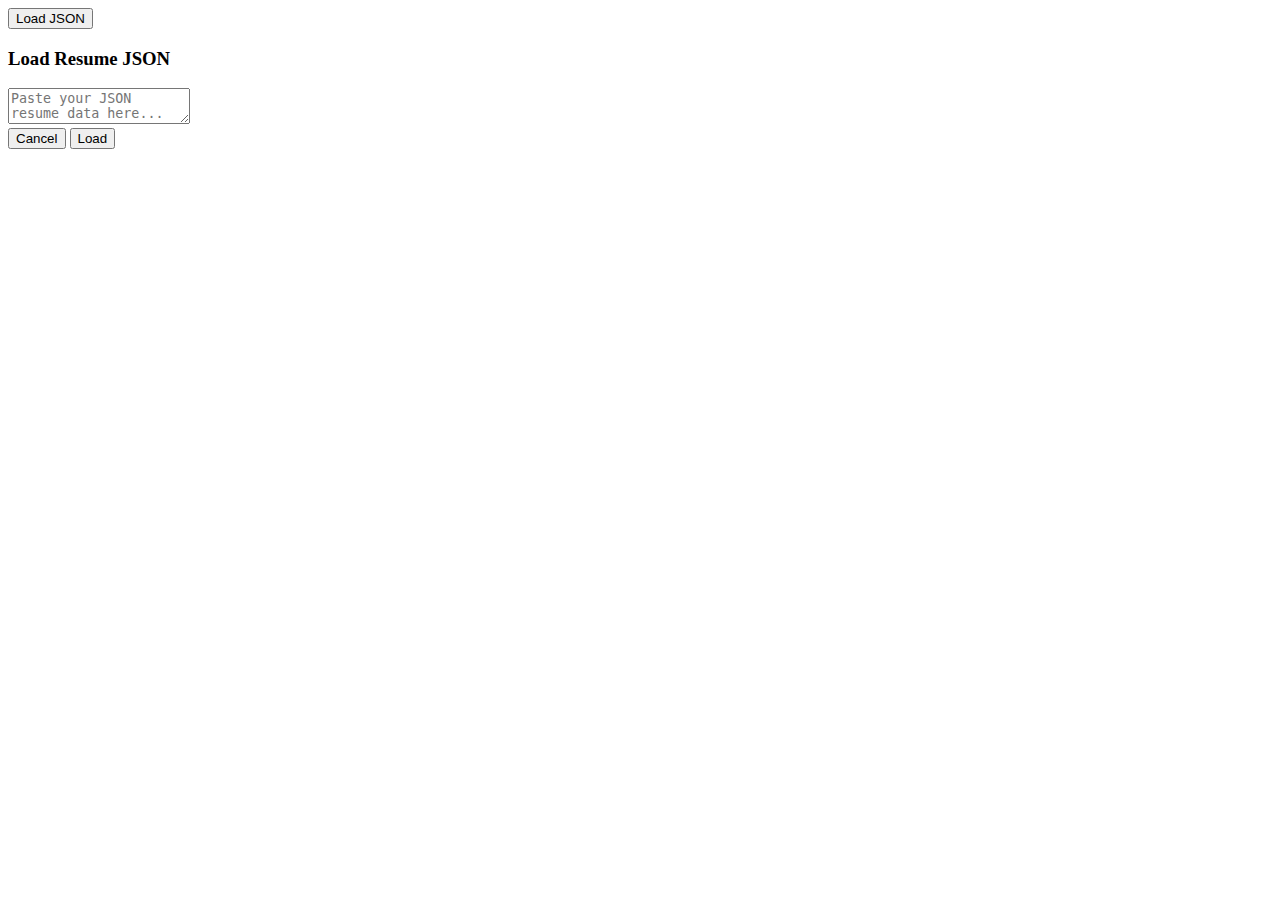
<file: resume.html>
<!DOCTYPE html>
<html lang="en">
<head>
    <meta charset="UTF-8">
    <meta name="viewport" content="width=device-width, initial-scale=1.0">
    <title>Professional Resume</title>
</head>
<body>
    <div class="controls">
        <button class="load-btn" onclick="toggleModal()">Load JSON</button>
    </div>

    <div class="modal" id="modal">
        <div class="modal-content">
            <h3>Load Resume JSON</h3>
            <textarea id="json-input" class="json-input" placeholder="Paste your JSON resume data here..."></textarea>
            <div class="modal-buttons">
                <button onclick="toggleModal()">Cancel</button>
                <button class="primary" onclick="loadResume()">Load</button>
            </div>
        </div>
    </div>

    <div class="resume" id="resume">
        <!-- Content will be populated here -->
    </div>
</body>
</html>
</file>
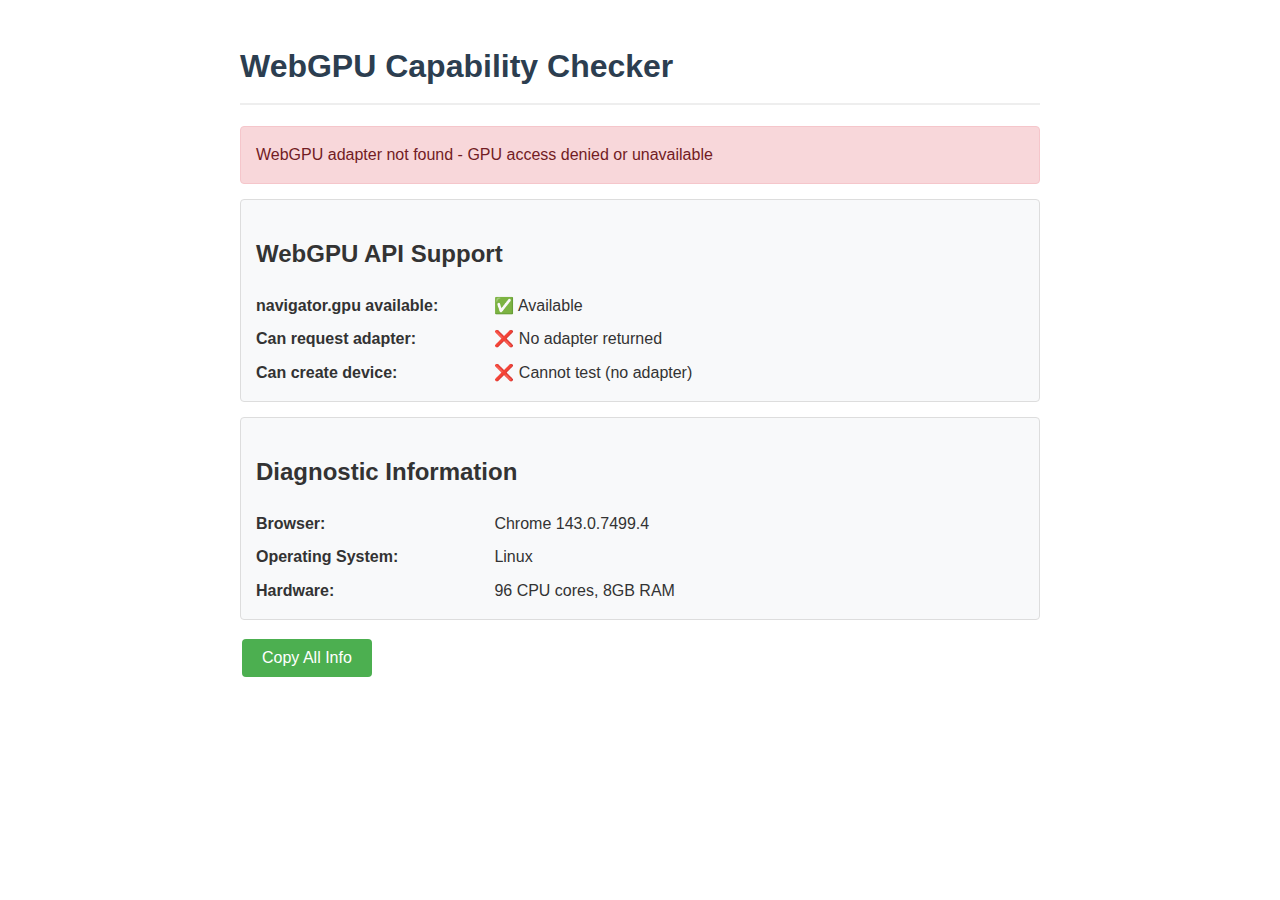
<file: webgpuchecker.html>
<!DOCTYPE html>
<html lang="en">
<head>
    <meta charset="UTF-8">
    <meta name="viewport" content="width=device-width, initial-scale=1.0">
    <title>WebGPU Capability Checker</title>
    <style>
        body {
            font-family: -apple-system, BlinkMacSystemFont, 'Segoe UI', Roboto, Oxygen, Ubuntu, Cantarell, 'Open Sans', 'Helvetica Neue', sans-serif;
            max-width: 800px;
            margin: 0 auto;
            padding: 20px;
            line-height: 1.6;
            color: #333;
        }
        h1 {
            color: #2c3e50;
            border-bottom: 2px solid #eee;
            padding-bottom: 10px;
        }
        .status {
            padding: 15px;
            margin: 15px 0;
            border-radius: 4px;
        }
        .success {
            background-color: #d4edda;
            color: #155724;
            border: 1px solid #c3e6cb;
        }
        .warning {
            background-color: #fff3cd;
            color: #856404;
            border: 1px solid #ffeeba;
        }
        .error {
            background-color: #f8d7da;
            color: #721c24;
            border: 1px solid #f5c6cb;
        }
        .info-section {
            background-color: #f8f9fa;
            border: 1px solid #ddd;
            border-radius: 4px;
            padding: 15px;
            margin: 15px 0;
        }
        .info-grid {
            display: grid;
            grid-template-columns: 30% 70%;
            grid-gap: 8px;
        }
        .info-label {
            font-weight: bold;
        }
        #canvasContainer {
            margin: 20px 0;
        }
        canvas {
            border: 1px solid #ddd;
            border-radius: 4px;
            display: block;
        }
        pre {
            background-color: #f8f9fa;
            padding: 10px;
            border-radius: 4px;
            overflow-x: auto;
        }
        code {
            font-family: 'Courier New', Courier, monospace;
        }
        button {
            background-color: #4CAF50;
            border: none;
            color: white;
            padding: 10px 20px;
            text-align: center;
            text-decoration: none;
            display: inline-block;
            font-size: 16px;
            margin: 4px 2px;
            cursor: pointer;
            border-radius: 4px;
        }
        button:hover {
            background-color: #45a049;
        }
        button:disabled {
            background-color: #cccccc;
            color: #666666;
            cursor: not-allowed;
        }
        #detailsContainer {
            margin-top: 20px;
        }
        .collapsible {
            background-color: #f1f1f1;
            color: #444;
            cursor: pointer;
            padding: 18px;
            width: 100%;
            border: none;
            text-align: left;
            outline: none;
            font-size: 15px;
            margin-bottom: 1px;
        }
        .active, .collapsible:hover {
            background-color: #ccc;
        }
        .content {
            padding: 0 18px;
            display: none;
            overflow: hidden;
            background-color: #f1f1f1;
        }
    </style>
</head>
<body>
    <h1>WebGPU Capability Checker</h1>
    
    <div id="status" class="status">Checking WebGPU support...</div>
    
    <div id="apiSupport" class="info-section">
        <h2>WebGPU API Support</h2>
        <div class="info-grid">
            <div class="info-label">navigator.gpu available:</div>
            <div id="navigatorGpu">Checking...</div>
            
            <div class="info-label">Can request adapter:</div>
            <div id="canRequestAdapter">Checking...</div>
            
            <div class="info-label">Can create device:</div>
            <div id="canCreateDevice">Checking...</div>
        </div>
    </div>
    
    <div id="adapterInfo" class="info-section" style="display: none;">
        <h2>GPU Adapter Information</h2>
        <div class="info-grid">
            <div class="info-label">Name:</div>
            <div id="adapterName">-</div>
            
            <div class="info-label">Vendor:</div>
            <div id="adapterVendor">-</div>
            
            <div class="info-label">Architecture:</div>
            <div id="adapterArchitecture">-</div>
            
            <div class="info-label">Device:</div>
            <div id="adapterDevice">-</div>
            
            <div class="info-label">Description:</div>
            <div id="adapterDescription">-</div>
            
            <div class="info-label">Driver:</div>
            <div id="adapterDriver">-</div>
            
            <div class="info-label">Backend:</div>
            <div id="adapterBackend">-</div>
        </div>
    </div>
    
    <div id="deviceInfo" class="info-section" style="display: none;">
        <h2>GPU Device Information</h2>
        <div id="featuresList"></div>
        
        <button type="button" class="collapsible" id="limitsToggle">Show Device Limits</button>
        <div class="content" id="limitsList">
        </div>
    </div>
    
    <div id="canvasContainer" style="display: none;">
        <h2>WebGPU Test Render</h2>
        <p>A spinning triangle will be displayed if WebGPU is working properly:</p>
        <canvas id="webgpuCanvas" width="400" height="300"></canvas>
    </div>
    
    <div id="diagnosticInfo" class="info-section">
        <h2>Diagnostic Information</h2>
        <div class="info-grid">
            <div class="info-label">Browser:</div>
            <div id="browserInfo">-</div>
            
            <div class="info-label">Operating System:</div>
            <div id="osInfo">-</div>
            
            <div class="info-label">Hardware:</div>
            <div id="hardwareInfo">-</div>
        </div>
    </div>
    
    <button id="copyButton">Copy All Info</button>
    
    <script>
        // Get browser info
        function getBrowserInfo() {
            const userAgent = navigator.userAgent;
            let browserName = "Unknown";
            let browserVersion = "";
            
            if (userAgent.match(/chrome|chromium|crios/i)) {
                browserName = "Chrome";
                browserVersion = userAgent.match(/chrome\/([0-9.]+)/i)?.[1] || "";
            } else if (userAgent.match(/firefox|fxios/i)) {
                browserName = "Firefox";
                browserVersion = userAgent.match(/firefox\/([0-9.]+)/i)?.[1] || "";
            } else if (userAgent.match(/safari/i) && !userAgent.match(/chrome|chromium|crios/i)) {
                browserName = "Safari";
                browserVersion = userAgent.match(/safari\/([0-9.]+)/i)?.[1] || "";
            } else if (userAgent.match(/opr\//i)) {
                browserName = "Opera";
                browserVersion = userAgent.match(/opr\/([0-9.]+)/i)?.[1] || "";
            } else if (userAgent.match(/edg/i)) {
                browserName = "Edge";
                browserVersion = userAgent.match(/edg\/([0-9.]+)/i)?.[1] || "";
            }
            
            return `${browserName} ${browserVersion}`;
        }
        
        // Get OS info
        function getOSInfo() {
            const userAgent = navigator.userAgent;
            let os = "Unknown";
            
            if (userAgent.indexOf("Win") !== -1) {
                os = "Windows";
            } else if (userAgent.indexOf("Mac") !== -1) {
                os = "MacOS";
            } else if (userAgent.indexOf("Linux") !== -1) {
                os = "Linux";
            } else if (userAgent.indexOf("Android") !== -1) {
                os = "Android";
            } else if (userAgent.indexOf("like Mac") !== -1) {
                os = "iOS";
            }
            
            return os;
        }
        
        // Set status message
        function setStatus(message, type) {
            const statusElement = document.getElementById("status");
            statusElement.textContent = message;
            statusElement.className = "status " + type;
        }
        
        // Display adapter information
        function displayAdapterInfo(adapter, adapterInfo) {
            document.getElementById("adapterInfo").style.display = "block";
            document.getElementById("adapterName").textContent = adapterInfo.name || "Unknown";
            document.getElementById("adapterVendor").textContent = adapterInfo.vendor || "Unknown";
            document.getElementById("adapterArchitecture").textContent = adapterInfo.architecture || "Unknown";
            document.getElementById("adapterDevice").textContent = adapterInfo.device || "Unknown";
            document.getElementById("adapterDescription").textContent = adapterInfo.description || "Unknown";
            document.getElementById("adapterDriver").textContent = adapterInfo.driver || "Unknown";
            document.getElementById("adapterBackend").textContent = adapterInfo.backend || "Unknown";
        }
        
        // Display device features and limits
        function displayDeviceInfo(device) {
            document.getElementById("deviceInfo").style.display = "block";
            
            // Wrap in try-catch to handle any unexpected feature/limit query errors
            try {
                // Display features
                const featuresContainer = document.getElementById("featuresList");
                featuresContainer.innerHTML = "<h3>Supported Features:</h3>";
                
                const featuresList = document.createElement("ul");
                let hasFeatures = false;
                
                for (const featureName of device.features.keys()) {
                    hasFeatures = true;
                    const item = document.createElement("li");
                    item.textContent = featureName;
                    featuresList.appendChild(item);
                }
                
                if (!hasFeatures) {
                    const item = document.createElement("li");
                    item.textContent = "No specific features reported";
                    featuresList.appendChild(item);
                }
                
                featuresContainer.appendChild(featuresList);
                
                // Display limits
                const limitsContainer = document.getElementById("limitsList");
                limitsContainer.innerHTML = "";
                
                const table = document.createElement("table");
                table.style.width = "100%";
                table.style.borderCollapse = "collapse";
                table.style.marginTop = "10px";
                
                // Add table header
                const thead = document.createElement("thead");
                const headerRow = document.createElement("tr");
                
                const limitHeader = document.createElement("th");
                limitHeader.textContent = "Limit Name";
                limitHeader.style.textAlign = "left";
                limitHeader.style.padding = "8px";
                limitHeader.style.borderBottom = "1px solid #ddd";
                
                const valueHeader = document.createElement("th");
                valueHeader.textContent = "Value";
                valueHeader.style.textAlign = "left";
                valueHeader.style.padding = "8px";
                valueHeader.style.borderBottom = "1px solid #ddd";
                
                headerRow.appendChild(limitHeader);
                headerRow.appendChild(valueHeader);
                thead.appendChild(headerRow);
                table.appendChild(thead);
                
                // Add table body
                const tbody = document.createElement("tbody");
                
                for (const [limitName, limitValue] of Object.entries(device.limits)) {
                    const row = document.createElement("tr");
                    
                    const nameCell = document.createElement("td");
                    nameCell.textContent = limitName;
                    nameCell.style.padding = "8px";
                    nameCell.style.borderBottom = "1px solid #ddd";
                    
                    const valueCell = document.createElement("td");
                    valueCell.textContent = limitValue;
                    valueCell.style.padding = "8px";
                    valueCell.style.borderBottom = "1px solid #ddd";
                    
                    row.appendChild(nameCell);
                    row.appendChild(valueCell);
                    tbody.appendChild(row);
                }
                
                table.appendChild(tbody);
                limitsContainer.appendChild(table);
            } catch (err) {
                console.error("Error displaying device information:", err);
                document.getElementById("featuresList").innerHTML = 
                    "<p class='error'>Error retrieving device features and limits: " + err.message + "</p>";
            }
        }
        
        // Create a simple WebGPU rendering
        async function createTestRendering(device) {
            const canvas = document.getElementById("webgpuCanvas");
            const context = canvas.getContext("webgpu");
            
            if (!context) {
                throw new Error("Could not get WebGPU context from canvas");
            }
            
            // Configure the context
            const presentationFormat = navigator.gpu.getPreferredCanvasFormat();
            context.configure({
                device: device,
                format: presentationFormat,
                alphaMode: "premultiplied"
            });
            
            // Create a shader that draws a colored triangle
            const shaderModule = device.createShaderModule({
                label: "Triangle shader",
                code: `
                    struct Uniforms {
                        rotation: f32,
                    }

                    @group(0) @binding(0) var<uniform> uniforms: Uniforms;
                        
                    struct VertexOutput {
                        @builtin(position) position: vec4f,
                        @location(0) color: vec4f,
                    };
                    
                    @vertex
                    fn vertexMain(@builtin(vertex_index) vertexIndex: u32) -> VertexOutput {
                        var output: VertexOutput;
                        
                        // Define the triangle vertices
                        var positions = array<vec2f, 3>(
                            vec2f(0.0, 0.5),   // top center
                            vec2f(-0.5, -0.5), // bottom left
                            vec2f(0.5, -0.5)   // bottom right
                        );
                        
                        // Define colors for vertices
                        var colors = array<vec3f, 3>(
                            vec3f(1.0, 0.0, 0.0), // red
                            vec3f(0.0, 1.0, 0.0), // green
                            vec3f(0.0, 0.0, 1.0)  // blue
                        );
                        
                        // Get the vertex position
                        var pos = positions[vertexIndex];
                        
                        // Apply rotation
                        let angle = uniforms.rotation;
                        let s = sin(angle);
                        let c = cos(angle);
                        let rotatedPos = vec2f(
                            pos.x * c - pos.y * s,
                            pos.x * s + pos.y * c
                        );
                        
                        // Set position with rotation applied
                        output.position = vec4f(rotatedPos, 0.0, 1.0);
                        
                        // Set color
                        output.color = vec4f(colors[vertexIndex], 1.0);
                        
                        return output;
                    }
                    
                    @fragment
                    fn fragmentMain(input: VertexOutput) -> @location(0) vec4f {
                        return input.color;
                    }
                `
            });
            
            // Create the render pipeline
            const pipeline = device.createRenderPipeline({
                label: "Triangle pipeline",
                layout: "auto",
                vertex: {
                    module: shaderModule,
                    entryPoint: "vertexMain"
                },
                fragment: {
                    module: shaderModule,
                    entryPoint: "fragmentMain",
                    targets: [{
                        format: presentationFormat
                    }]
                }
            });
            
            // Create a uniform buffer for rotation
            const uniformBufferSize = 4 * Float32Array.BYTES_PER_ELEMENT; // one float for rotation
            const uniformBuffer = device.createBuffer({
                label: "Rotation uniform buffer",
                size: uniformBufferSize,
                usage: GPUBufferUsage.UNIFORM | GPUBufferUsage.COPY_DST
            });
            
            // Create bind group for the uniform buffer
            const bindGroup = device.createBindGroup({
                label: "Triangle bind group",
                layout: pipeline.getBindGroupLayout(0),
                entries: [{
                    binding: 0,
                    resource: { buffer: uniformBuffer }
                }]
            });
            
            let rotation = 0;
            
            // Animation function
            function animate() {
                rotation += 0.01;
                
                // Update uniform buffer with new rotation
                device.queue.writeBuffer(uniformBuffer, 0, new Float32Array([rotation]));
                
                // Start encoding commands
                const commandEncoder = device.createCommandEncoder({
                    label: "Triangle command encoder"
                });
                
                const renderPassDescriptor = {
                    label: "Triangle render pass",
                    colorAttachments: [{
                        view: context.getCurrentTexture().createView(),
                        clearValue: { r: 0.0, g: 0.0, b: 0.1, a: 1.0 },
                        loadOp: "clear",
                        storeOp: "store"
                    }]
                };
                
                const passEncoder = commandEncoder.beginRenderPass(renderPassDescriptor);
                passEncoder.setPipeline(pipeline);
                passEncoder.setBindGroup(0, bindGroup);
                passEncoder.draw(3); // Draw 3 vertices
                passEncoder.end();
                
                // Submit the commands
                device.queue.submit([commandEncoder.finish()]);
                
                // Request next frame
                requestAnimationFrame(animate);
            }
            
            // Start the animation
            requestAnimationFrame(animate);
        }
        
        // Initialize collapsible sections
        function initCollapsibles() {
            const coll = document.getElementsByClassName("collapsible");
            for (let i = 0; i < coll.length; i++) {
                coll[i].addEventListener("click", function() {
                    this.classList.toggle("active");
                    const content = this.nextElementSibling;
                    if (content.style.display === "block") {
                        content.style.display = "none";
                    } else {
                        content.style.display = "block";
                    }
                });
            }
        }
        
        // Main WebGPU check function
        async function checkWebGPU() {
            try {
                // Step 1: Check if navigator.gpu is available
                if (!navigator.gpu) {
                    setStatus("WebGPU is not supported in your browser", "error");
                    document.getElementById("navigatorGpu").textContent = "❌ Not available";
                    document.getElementById("canRequestAdapter").textContent = "❌ Cannot test (API unavailable)";
                    document.getElementById("canCreateDevice").textContent = "❌ Cannot test (API unavailable)";
                    return;
                }
                
                document.getElementById("navigatorGpu").textContent = "✅ Available";
                
                // Step 2: Try to request an adapter
                let adapter;
                try {
                    adapter = await navigator.gpu.requestAdapter({
                        powerPreference: "high-performance"
                    });
                    
                    if (!adapter) {
                        setStatus("WebGPU adapter not found - GPU access denied or unavailable", "error");
                        document.getElementById("canRequestAdapter").textContent = "❌ No adapter returned";
                        document.getElementById("canCreateDevice").textContent = "❌ Cannot test (no adapter)";
                        return;
                    }
                    
                    document.getElementById("canRequestAdapter").textContent = "✅ Successfully obtained adapter";
                    
                    // Get adapter info
                    try {
                        const adapterInfo = await adapter.info;
                    } catch (error) {
                        console.error("Error getting adapter info:", error);
                    }
                    console.log(adapter);
                    console.log(adapterInfo);
                    displayAdapterInfo(adapter, adapterInfo);
                } catch (error) {
                    setStatus(`Error requesting WebGPU adapter: ${error.message}`, "error");
                    document.getElementById("canRequestAdapter").textContent = `❌ Error: ${error.message}`;
                    document.getElementById("canCreateDevice").textContent = "❌ Cannot test (adapter request failed)";
                    return;
                }
                
                // Step 3: Try to create a device
                let device;
                try {
                    device = await adapter.requestDevice({
                        requiredFeatures: [],
                        requiredLimits: {}
                    });
                    
                    document.getElementById("canCreateDevice").textContent = "✅ Successfully created device";
                    
                    // Display device info
                    displayDeviceInfo(device);
                    
                    // Set up device lost handler
                    device.lost.then((info) => {
                        console.error("WebGPU device lost:", info);
                        setStatus(`WebGPU device lost: ${info.message}`, "error");
                    });
                } catch (error) {
                    setStatus(`Error creating WebGPU device: ${error.message}`, "error");
                    document.getElementById("canCreateDevice").textContent = `❌ Error: ${error.message}`;
                    return;
                }
                
                // Step 4: Try to render something
                try {
                    document.getElementById("canvasContainer").style.display = "block";
                    await createTestRendering(device);
                    setStatus("WebGPU is fully supported and working! 🎉", "success");
                } catch (error) {
                    setStatus(`WebGPU supported but rendering failed: ${error.message}`, "warning");
                    console.error("Rendering error:", error);
                }
            } catch (error) {
                setStatus(`Unexpected error during WebGPU check: ${error.message}`, "error");
                console.error("WebGPU check error:", error);
            }
        }
        
        // Fill in diagnostic info
        function fillDiagnosticInfo() {
            document.getElementById("browserInfo").textContent = getBrowserInfo();
            document.getElementById("osInfo").textContent = getOSInfo();
            
            // Try to get hardware info (limited in browsers)
            const hardwareInfo = [];
            if (navigator.hardwareConcurrency) {
                hardwareInfo.push(`${navigator.hardwareConcurrency} CPU cores`);
            }
            if (navigator.deviceMemory) {
                hardwareInfo.push(`${navigator.deviceMemory}GB RAM`);
            }
            
            document.getElementById("hardwareInfo").textContent = 
                hardwareInfo.length > 0 ? hardwareInfo.join(", ") : "Limited information available";
        }
        
        // Copy all info to clipboard
        function setupCopyButton() {
            document.getElementById("copyButton").addEventListener("click", function() {
                // Build a text representation of all the info
                let infoText = "WebGPU Capability Report\n";
                infoText += "======================\n\n";
                
                // Status
                infoText += `Status: ${document.getElementById("status").textContent}\n\n`;
                
                // WebGPU API Support
                infoText += "WebGPU API Support:\n";
                infoText += `- navigator.gpu available: ${document.getElementById("navigatorGpu").textContent}\n`;
                infoText += `- Can request adapter: ${document.getElementById("canRequestAdapter").textContent}\n`;
                infoText += `- Can create device: ${document.getElementById("canCreateDevice").textContent}\n\n`;
                
                // Adapter info (if available)
                if (document.getElementById("adapterInfo").style.display !== "none") {
                    infoText += "GPU Adapter Information:\n";
                    infoText += `- Name: ${document.getElementById("adapterName").textContent}\n`;
                    infoText += `- Vendor: ${document.getElementById("adapterVendor").textContent}\n`;
                    infoText += `- Architecture: ${document.getElementById("adapterArchitecture").textContent}\n`;
                    infoText += `- Device: ${document.getElementById("adapterDevice").textContent}\n`;
                    infoText += `- Description: ${document.getElementById("adapterDescription").textContent}\n`;
                    infoText += `- Driver: ${document.getElementById("adapterDriver").textContent}\n`;
                    infoText += `- Backend: ${document.getElementById("adapterBackend").textContent}\n\n`;
                }
                
                // Diagnostic info
                infoText += "Diagnostic Information:\n";
                infoText += `- Browser: ${document.getElementById("browserInfo").textContent}\n`;
                infoText += `- Operating System: ${document.getElementById("osInfo").textContent}\n`;
                infoText += `- Hardware: ${document.getElementById("hardwareInfo").textContent}\n\n`;
                
                // Features and limits would be too verbose to include
                
                // Copy to clipboard
                navigator.clipboard.writeText(infoText)
                    .then(() => alert("Information copied to clipboard!"))
                    .catch(err => console.error("Failed to copy information:", err));
            });
        }
        
        // Initialize everything when the page loads
        window.addEventListener('load', () => {
            fillDiagnosticInfo();
            initCollapsibles();
            setupCopyButton();
            checkWebGPU();
        });
    </script>
</body>
</html>
</file>
<file: statuspage/css/style.css>
<style>
        * {
            margin: 0;
            padding: 0;
            box-sizing: border-box;
        }

        body {
            font-family: -apple-system, BlinkMacSystemFont, 'Segoe UI', Roboto, Oxygen, Ubuntu, Cantarell, sans-serif;
            background: linear-gradient(135deg, #667eea 0%, #764ba2 100%);
            min-height: 100vh;
            padding: 20px;
            color: #333;
        }

        .dashboard {
            max-width: 1200px;
            margin: 0 auto;
        }

        .header {
            text-align: center;
            margin-bottom: 40px;
        }

        .header h1 {
            color: white;
            font-size: 2.5rem;
            font-weight: 300;
            margin-bottom: 10px;
            text-shadow: 0 2px 4px rgba(0,0,0,0.3);
        }

        .header .subtitle {
            color: rgba(255,255,255,0.8);
            font-size: 1.1rem;
            font-weight: 400;
        }

        .services-grid {
            display: grid;
            grid-template-columns: repeat(auto-fit, minmax(300px, 1fr));
            gap: 20px;
            margin-bottom: 30px;
        }

        .service-card {
            background: rgba(255, 255, 255, 0.95);
            border-radius: 12px;
            padding: 24px;
            box-shadow: 0 8px 32px rgba(0,0,0,0.1);
            border: 1px solid rgba(255, 255, 255, 0.2);
            transition: all 0.3s ease;
            backdrop-filter: blur(10px);
        }

        .service-card:hover {
            transform: translateY(-5px);
            box-shadow: 0 12px 40px rgba(0,0,0,0.15);
        }

        .service-header {
            display: flex;
            align-items: center;
            justify-content: space-between;
            margin-bottom: 16px;
        }

        .service-title {
            font-size: 1.4rem;
            font-weight: 600;
            color: #2d3748;
        }

        .status-indicator {
            width: 12px;
            height: 12px;
            border-radius: 50%;
            position: relative;
        }

        .status-indicator.online {
            background-color: #48bb78;
            box-shadow: 0 0 0 3px rgba(72, 187, 120, 0.3);
        }

        .status-indicator.offline {
            background-color: #f56565;
            box-shadow: 0 0 0 3px rgba(245, 101, 101, 0.3);
        }

        .status-indicator.warning {
            background-color: #ed8936;
            box-shadow: 0 0 0 3px rgba(237, 137, 54, 0.3);
        }

        .status-indicator.loading {
            background-color: #4299e1;
            box-shadow: 0 0 0 3px rgba(66, 153, 225, 0.3);
            animation: pulse 2s infinite;
        }

        @keyframes pulse {
            0% { opacity: 1; }
            50% { opacity: 0.5; }
            100% { opacity: 1; }
        }

        .service-description {
            color: #718096;
            font-size: 0.95rem;
            line-height: 1.5;
            margin-bottom: 20px;
        }

        .service-actions {
            display: flex;
            gap: 10px;
            flex-wrap: wrap;
        }

        .action-btn {
            padding: 8px 16px;
            border: none;
            border-radius: 6px;
            font-size: 0.9rem;
            font-weight: 500;
            cursor: pointer;
            transition: all 0.2s ease;
            text-decoration: none;
            display: inline-block;
        }

        .action-btn.primary {
            background-color: #4299e1;
            color: white;
        }

        .action-btn.primary:hover {
            background-color: #3182ce;
        }

        .action-btn.secondary {
            background-color: #e2e8f0;
            color: #4a5568;
        }

        .action-btn.secondary:hover {
            background-color: #cbd5e0;
        }

        .service-details {
            margin-top: 16px;
            padding-top: 16px;
            border-top: 1px solid #e2e8f0;
            font-size: 0.9rem;
            color: #718096;
        }

        .detail-row {
            display: flex;
            justify-content: space-between;
            margin-bottom: 8px;
        }

        .detail-label {
            font-weight: 500;
        }

        .footer {
            text-align: center;
            margin-top: 40px;
            color: rgba(255,255,255,0.7);
            font-size: 0.9rem;
        }

        /* Responsive design */
        @media (max-width: 768px) {
            .header h1 {
                font-size: 2rem;
            }

            .services-grid {
                grid-template-columns: 1fr;
            }

            body {
                padding: 15px;
            }
        }
</file>
<file: webgame-campfire-chill/css/style.css>
body {
            font-family: 'Segoe UI', Tahoma, Geneva, Verdana, sans-serif;
            max-width: 1000px;
            margin: 0 auto;
            padding: 20px;
            background-color: #f5f5f5;
            color: #333;
        }
        h1 {
            text-align: center;
            color: #2c3e50;
            margin-bottom: 30px;
        }
        .container {
            display: flex;
            flex-direction: column;
            align-items: center;
        }
        .controls {
            display: flex;
            flex-wrap: wrap;
            gap: 15px;
            margin-bottom: 20px;
            background-color: #fff;
            padding: 20px;
            border-radius: 8px;
            box-shadow: 0 2px 10px rgba(0,0,0,0.1);
            width: 100%;
        }
        .control-group {
            display: flex;
            flex-direction: column;
        }
        label {
            margin-bottom: 5px;
            font-weight: 600;
        }
        input, select {
            padding: 8px;
            border: 1px solid #ddd;
            border-radius: 4px;
        }
        button {
            background-color: #3498db;
            border: none;
            color: white;
            padding: 10px 20px;
            font-size: 16px;
            cursor: pointer;
            border-radius: 4px;
            transition: background-color 0.3s;
        }
        button:hover {
            background-color: #2980b9;
        }
        .canvas-container {
            background-color: #fff;
            padding: 20px;
            border-radius: 8px;
            box-shadow: 0 2px 10px rgba(0,0,0,0.1);
            margin-bottom: 20px;
        }
        canvas {
            border: 1px solid #ccc;
        }
        .legend {
            display: flex;
            flex-wrap: wrap;
            gap: 15px;
            margin-top: 10px;
        }
        .legend-item {
            display: flex;
            align-items: center;
            gap: 5px;
        }
        .legend-color {
            width: 20px;
            height: 20px;
            border: 1px solid #333;
        }
</file>
<file: css/theme.min.css>
:root{--preferred-font: "Tahoma";--desktop-bg: #004E98;--window-bg: #ECE9D8;--window-fg: #000000;--button-bg: linear-gradient(180deg, #ffffff 0%, #F0F0EA 100%);--button-fg: var(--window-fg);--input-bg: #FFFFFF;--input-fg: #000000;--selection-bg: #316AC5;--selection-fg: #FFFFFF;--selection-inverse: #CE953A}body{background-color:var(--window-bg);color:var(--window-fg)}*,*::before,*::after{box-sizing:border-box}button::-moz-focus-inner{border:none}button,input,textarea,select{font-family:inherit;font-size:inherit}a:focus{outline:1px dotted #000}code{font-family:monospace}.desktop{background:var(--desktop-bg)}.raised{background:linear-gradient(180deg, #FCFCFE 0%, #F4F3EE 100%);border:1px solid #919b9c;box-shadow:inset -1px -1px 0 #fcfcfe,1px 1px 0 #d0cebf,2px 2px 0 #e3e0d0}.top-panel{color:#fff;background:linear-gradient(90deg, #003DDC, transparent 5px),linear-gradient(270deg, rgba(0, 14, 125, 0.5), transparent 5px),linear-gradient(180deg, #3D95FF 0%, #3D95FF 5%, #0054E3 10%, #0372FF 84%, #026AFE 90%, #0144D0 97%, #0144D0 100%);border-bottom:1px solid #1941a5}.right-panel{color:#fff;background:linear-gradient(0, #003DDC, transparent 5px),linear-gradient(180deg, rgba(0, 14, 125, 0.5), transparent 5px),linear-gradient(90deg, #3D95FF 0%, #3D95FF 5%, #0054E3 10%, #0372FF 84%, #026AFE 90%, #0144D0 97%, #0144D0 100%);border-left:1px solid #2867e1}.bottom-panel{color:#fff;background:linear-gradient(90deg, #003DDC, transparent 5px),linear-gradient(270deg, rgba(0, 14, 125, 0.5), transparent 5px),linear-gradient(180deg, #3D95FF 0%, #3D95FF 5%, #0054E3 10%, #0372FF 84%, #026AFE 90%, #0144D0 97%, #0144D0 100%);border-top:1px solid #3168d5}.left-panel{color:#fff;background:linear-gradient(0, #003DDC, transparent 5px),linear-gradient(180deg, rgba(0, 14, 125, 0.5), transparent 5px),linear-gradient(90deg, #3D95FF 0%, #3D95FF 5%, #0054E3 10%, #0372FF 84%, #026AFE 90%, #0144D0 97%, #0144D0 100%);border-right:1px solid #1941a5}fieldset{border:1px solid #d0d0bf;border-radius:3px}legend{text-align:left;padding:0 4px;color:#0046d5;display:block}hr{border-top:1px solid #aca899;border-bottom:1px solid #fff}.horizontal-scrollbar,.vertical-scrollbar{display:flex;background:#eeede5}.horizontal-scrollbar>button,.vertical-scrollbar>button{display:flex;flex-shrink:0;width:16px;height:16px;min-width:0;padding:0;background:radial-gradient(circle at 0 0, #EEEDE5, #AEC8F7 75%);border:1px solid #fff;border-radius:2px;margin-bottom:1px;margin-right:1px;box-shadow:0 1px #a0b5d3,1px 0 #7c9fd3,inset 1px 1px #b7caf5,inset -1px -1px #b3c8f5}.horizontal-scrollbar>button::after,.horizontal-scrollbar>button:active::after,.horizontal-scrollbar>button:hover::after,.vertical-scrollbar>button::after,.vertical-scrollbar>button:active::after,.vertical-scrollbar>button:hover::after{content:"";display:block;width:9px;height:9px;margin:3px 0 0 3px;background:#4d6185;-webkit-mask-repeat:no-repeat;mask-repeat:no-repeat;position:initial;box-shadow:none;border:0}.horizontal-scrollbar>button:focus,.vertical-scrollbar>button:focus{outline:none}.horizontal-scrollbar>button:not(:disabled):active,.vertical-scrollbar>button:not(:disabled):active{padding:0}.horizontal-scrollbar>button:not(:disabled,.disabled):hover,.horizontal-scrollbar>button.hover,.vertical-scrollbar>button:not(:disabled,.disabled):hover,.vertical-scrollbar>button.hover{background:radial-gradient(circle at 0 0, #FDFFFF, #B9DAFB 75%);box-shadow:0 1px #a0b5d3,1px 0 #7c9fd3,inset 1px 1px #abbee9,inset -1px -1px #8da8e1}.horizontal-scrollbar>button:not(:disabled,.disabled):hover::after,.horizontal-scrollbar>button.hover::after,.vertical-scrollbar>button:not(:disabled,.disabled):hover::after,.vertical-scrollbar>button.hover::after{border:0}.horizontal-scrollbar>button:not(:disabled,.disabled):active,.vertical-scrollbar>button:not(:disabled,.disabled):active{background:radial-gradient(circle at 0 0, #6E8EF1, #D2DEEB 75%);box-shadow:0 1px #a0b5d3,1px 0 #7c9fd3,inset 1px 1px #98a1dd,inset -1px -1px #b1c6f3}.horizontal-scrollbar>button:not(:disabled,.disabled):active:after,.vertical-scrollbar>button:not(:disabled,.disabled):active:after{display:block}.horizontal-scrollbar>.scrollbar-track,.vertical-scrollbar>.scrollbar-track{flex-grow:1;position:relative}.horizontal-scrollbar>.scrollbar-track>.scrollbar-thumb,.vertical-scrollbar>.scrollbar-track>.scrollbar-thumb{position:absolute;border:1px solid #fff;border-radius:2px;box-shadow:1px 1px #7da0d4,inset 1px -1px #b4c8f6,inset 0 1px #bdcef7,inset 0 2px #d1e0fd;display:flex;align-items:center;justify-content:center}.horizontal-scrollbar>.scrollbar-track>.scrollbar-thumb:hover,.vertical-scrollbar>.scrollbar-track>.scrollbar-thumb:hover{box-shadow:1px 1px #7da0d4,inset 1px -1px #b4c8f6,inset 0 1px #acceff,inset 0 2px #e0edff}.horizontal-scrollbar>.scrollbar-track>.scrollbar-thumb:active,.vertical-scrollbar>.scrollbar-track>.scrollbar-thumb:active{box-shadow:1px 1px #7da0d4,inset 1px -1px #b4c8f6,inset 0 1px #839bd4,inset 0 2px #9fb4ec}.horizontal-scrollbar{padding:1px 0}.horizontal-scrollbar>button{height:15px}.horizontal-scrollbar>button:first-child::after{-webkit-mask-image:url(arrow-left.svg);-webkit-mask-size:6px 9px;mask-image:url(arrow-left.svg);mask-size:6px 9px;margin:2px 0 0 3px}.horizontal-scrollbar>button:last-child::after{-webkit-mask-image:url(arrow-right.svg);-webkit-mask-size:6px 9px;mask-image:url(arrow-right.svg);mask-size:6px 9px;margin:2px 0 0 5px}.horizontal-scrollbar>.scrollbar-track{background:linear-gradient(to bottom, #F3F1EC, #FEFEFB)}.horizontal-scrollbar>.scrollbar-track>.scrollbar-thumb{height:15px;background:linear-gradient(to bottom, #C8D6FB, #B9CBF3);top:0;bottom:0}.horizontal-scrollbar>.scrollbar-track>.scrollbar-thumb:hover{background:linear-gradient(to bottom, #DAE9FF, #CCE1FF)}.horizontal-scrollbar>.scrollbar-track>.scrollbar-thumb:active{background:linear-gradient(to bottom, #A8BEF6, #92B2F6)}.horizontal-scrollbar>.scrollbar-track>.scrollbar-thumb::after{display:block;content:"";width:8px;height:7px;background:repeating-linear-gradient(to right, #EEF4FE, #EEF4FE 1px, #8CB0F8 1px, #8CB0F8 2px)}.vertical-scrollbar{flex-direction:column;width:17px;padding:0 1px}.vertical-scrollbar>button{width:15px}.vertical-scrollbar>button:first-child::after{-webkit-mask-image:url(arrow-up.svg);-webkit-mask-size:9px 6px;mask-image:url(arrow-up.svg);mask-size:9px 6px;margin:4px 0 0 2px}.vertical-scrollbar>button:last-child::after{-webkit-mask-image:url(arrow-down.svg);-webkit-mask-size:9px 6px;mask-image:url(arrow-down.svg);mask-size:9px 6px;margin:5px 0 0 2px}.vertical-scrollbar>.scrollbar-track{background:linear-gradient(to right, #F3F1EC, #FEFEFB)}.vertical-scrollbar>.scrollbar-track>.scrollbar-thumb{width:15px;background:linear-gradient(to right, #C8D6FB, #B9CBF3);left:0;right:0}.vertical-scrollbar>.scrollbar-track>.scrollbar-thumb:hover{background:linear-gradient(to right, #DAE9FF, #CCE1FF)}.vertical-scrollbar>.scrollbar-track>.scrollbar-thumb:active{background:linear-gradient(to right, #A8BEF6, #92B2F6)}.vertical-scrollbar>.scrollbar-track>.scrollbar-thumb::after{display:block;content:"";width:7px;height:8px;background:repeating-linear-gradient(to bottom, #EEF4FE, #EEF4FE 1px, #8CB0F8 1px, #8CB0F8 2px)}::-webkit-scrollbar{background:linear-gradient(to bottom, #F3F1EC, #FEFEFB);width:16px;height:16px}::-webkit-scrollbar-corner{background:var(--window-bg)}::-webkit-scrollbar-thumb{width:15px;background:linear-gradient(to bottom, #C8D6FB, #B9CBF3);border-right:1px solid #7da0d4;border-bottom:1px solid #7da0d4;border-radius:2px;box-shadow:inset 0 0 0 1px #fff,inset 2px -2px #b4c8f6,inset 0 2px #bdcef7,inset 0 3px #d1e0fd}::-webkit-scrollbar-thumb:hover{background:linear-gradient(to bottom, #DAE9FF, #CCE1FF);box-shadow:inset 0 0 0 1px #fff,inset 0 0 0 2px #acceff,inset 0 3px #e0edff}::-webkit-scrollbar-thumb:active{background:linear-gradient(to bottom, #A8BEF6, #92B2F6);box-shadow:inset 0 0 0 1px #fff,inset 0 0 0 2px #839bd4,inset 3px 3px #9fb4ec}::-webkit-scrollbar-button{width:16px;height:16px;display:none}::-webkit-scrollbar-button:single-button{display:block;background-repeat:no-repeat}::-webkit-scrollbar-button:vertical{width:16px;height:17px}::-webkit-scrollbar-button:vertical:hover{background-position:-16px 0}::-webkit-scrollbar-button:vertical:active{background-position:-32px 0}::-webkit-scrollbar-button:horizontal{width:17px;height:16px}::-webkit-scrollbar-button:horizontal:hover{background-position:-17px 0}::-webkit-scrollbar-button:horizontal:active{background-position:-34px 0}::-webkit-scrollbar-button:vertical:decrement{background-image:url(scroll-up.svg)}::-webkit-scrollbar-button:vertical:increment{background-image:url(scroll-down.svg)}::-webkit-scrollbar-button:horizontal:decrement{background-image:url(scroll-left.svg)}::-webkit-scrollbar-button:horizontal:increment{background-image:url(scroll-right.svg)}button,input[type=button],input[type=submit],input[type=reset],.button{background:linear-gradient(180deg, #ffffff 0%, #F0F0EA 100%);color:#000;border:1px solid #003c74;border-radius:4px;padding:2px 16px 3px;box-shadow:-1px -1px 0 #e2ded4,1px 1px 0 #fbfaf8,inset -1px -2px 1px #d6d0c5;text-align:center;line-height:1;position:relative;min-width:90px;cursor:default;user-select:none}button::after,input[type=button]::after,input[type=submit]::after,input[type=reset]::after,.button::after{content:"";display:none;position:absolute;top:0;left:0;right:0;bottom:0;border-radius:3px}button:disabled,button.disabled,input[type=button]:disabled,input[type=button].disabled,input[type=submit]:disabled,input[type=submit].disabled,input[type=reset]:disabled,input[type=reset].disabled,.button:disabled,.button.disabled{background:#f5f4ea;color:#a1a192;border:1px solid #c9c7ba;box-shadow:none}button:focus,button.focus,input[type=button]:focus,input[type=button].focus,input[type=submit]:focus,input[type=submit].focus,input[type=reset]:focus,input[type=reset].focus,.button:focus,.button.focus{outline:none}button:focus::after,button.focus::after,input[type=button]:focus::after,input[type=button].focus::after,input[type=submit]:focus::after,input[type=submit].focus::after,input[type=reset]:focus::after,input[type=reset].focus::after,.button:focus::after,.button.focus::after{display:block;border:2px solid rgba(111, 152, 207, 0.6980392157)}button:not(:disabled,.disabled):hover::after,button.hover::after,input[type=button]:not(:disabled,.disabled):hover::after,input[type=button].hover::after,input[type=submit]:not(:disabled,.disabled):hover::after,input[type=submit].hover::after,input[type=reset]:not(:disabled,.disabled):hover::after,input[type=reset].hover::after,.button:not(:disabled,.disabled):hover::after,.button.hover::after{display:block;border:2px solid rgba(245, 192, 93, 0.6980392157)}button:focus-visible::after,input[type=button]:focus-visible::after,input[type=submit]:focus-visible::after,input[type=reset]:focus-visible::after,.button:focus-visible::after{outline:1px dotted #563a2e;outline-offset:-2px}button:not(:disabled,.disabled):active,button.active,input[type=button]:not(:disabled,.disabled):active,input[type=button].active,input[type=submit]:not(:disabled,.disabled):active,input[type=submit].active,input[type=reset]:not(:disabled,.disabled):active,input[type=reset].active,.button:not(:disabled,.disabled):active,.button.active{background:#e2e1d9;box-shadow:inset 1px 2px 1px #d1ccc1,inset 0 -1px 1px #fff}button:not(:disabled,.disabled):active::after,button.active::after,input[type=button]:not(:disabled,.disabled):active::after,input[type=button].active::after,input[type=submit]:not(:disabled,.disabled):active::after,input[type=submit].active::after,input[type=reset]:not(:disabled,.disabled):active::after,input[type=reset].active::after,.button:not(:disabled,.disabled):active::after,.button.active::after{display:none}input:not([type=button],[type=submit],[type=reset],[type=checkbox],[type=radio],[type=range]),textarea,.input,select{background-color:var(--input-bg);color:var(--input-fg);border:1px solid #7f9db9;padding:2px 6px;font-family:inherit;font-size:inherit;outline:none}input:not([type=button],[type=submit],[type=reset],[type=checkbox],[type=radio],[type=range])::selection,textarea::selection,.input::selection,select::selection{background-color:var(--selection-bg);color:var(--selection-fg)}input:not([type=button],[type=submit],[type=reset],[type=checkbox],[type=radio],[type=range])[readonly],input:not([type=button],[type=submit],[type=reset],[type=checkbox],[type=radio],[type=range]).readonly,textarea[readonly],textarea.readonly,.input[readonly],.input.readonly,select[readonly],select.readonly{background:var(--window-bg)}input:not([type=button],[type=submit],[type=reset],[type=checkbox],[type=radio],[type=range]):disabled,input:not([type=button],[type=submit],[type=reset],[type=checkbox],[type=radio],[type=range]).disabled,textarea:disabled,textarea.disabled,.input:disabled,.input.disabled,select:disabled,select.disabled{background:var(--window-bg);color:#aca899}select>option{padding:2px 6px}select[multiple],select[size]:not([size="1"]){padding:1px}select[multiple]>option,select[size]:not([size="1"])>option{padding:2px 6px}select[multiple]>option:checked,select[size]:not([size="1"])>option:checked{background-color:var(--window-bg);color:var(--window-fg)}select[multiple]:focus>option:checked,select[size]:not([size="1"]):focus>option:checked{outline:1px dotted var(--selection-inverse);background-color:var(--selection-bg);color:var(--selection-fg)}select:not([size],[multiple]):disabled,select[size="1"]:disabled{border-color:#c9c7ba}.dropdown{display:inline-grid;padding:0;grid-template-areas:"s"}.dropdown>select{appearance:none;grid-area:s;padding-right:21px}.dropdown>select:focus{background:var(--selection-bg);color:var(--selection-fg);box-shadow:inset 0 0 0 2px #fff}.dropdown>select:not(:disabled):hover+.dropdown-button{background-image:radial-gradient(circle at top left, #FFFFFF, #B9DAFB);border-color:#8aa6e3}.dropdown>select:not(:disabled):active{background:var(--input-bg);color:var(--input-fg)}.dropdown>select:not(:disabled):active+.dropdown-button{background-image:radial-gradient(circle at top left, #6E8EF1, #D2DEEB);border-color:#7c89db;border-right-color:#b3c8f5;border-bottom-color:#b3c8f5}.dropdown>select:disabled{box-shadow:inset 0 0 0 2px #f5f4ea}.dropdown>select:disabled+.dropdown-button{background-image:radial-gradient(circle at top left, #F7F7F4, #E6E6DD);border-color:#e7e7de;box-shadow:0 0 0 1px #fff,-3px 0 #f5f4ea}.dropdown>select:disabled+.dropdown-button::after{background:#c9c9c2}.dropdown>.dropdown-button{justify-self:end;grid-area:s;display:flex;justify-content:center;align-items:center;margin:2px;background-color:var(--button-bg);color:var(--button-fg);background-image:radial-gradient(circle at top left, #E1EAFE, #AEC8F7);border:1px solid #adc3f6;border-radius:2px;width:15px;pointer-events:none;box-shadow:-2px 0 #fff}.dropdown>.dropdown-button::after{content:"";display:block;width:9px;height:6px;-webkit-mask-image:url(arrow-down.svg);-webkit-mask-repeat:no-repeat;mask-image:url(arrow-down.svg);mask-repeat:no-repeat;background:#4d6185}input[type=checkbox]{-webkit-appearance:none;-moz-appearance:none;appearance:none;width:13px;height:13px;border-radius:0}input[type=checkbox]:checked::after{content:"";display:block;width:7px;height:7px;margin:2px 0 0 2px;background:#21a121;-webkit-mask-image:url(checkmark.svg);-webkit-mask-repeat:no-repeat;-webkit-mask-size:7px 7px;mask-image:url(checkmark.svg);mask-repeat:no-repeat;mask-size:7px 7px}input[type=checkbox]:not(:disabled):active:checked::after{background:#1d8c1b}input[type=checkbox]:disabled:checked::after{background:#cac8bb}input[type=radio]{-webkit-appearance:none;-moz-appearance:none;appearance:none;width:13px;height:13px;border-radius:50%}input[type=radio]:checked::after{content:"";display:block;width:5px;height:5px;border-radius:50%;background:radial-gradient(circle at 0 0, #55D551 0, #139210 75%);margin-top:3px;margin-left:3px}input[type=radio]:disabled:checked::after{background:#cac8bb}input[type=checkbox],input[type=radio]{background:radial-gradient(circle at 0 0, #DCDCD7 0, #FFFFFF 75%);border:1px solid #1c5180}input[type=checkbox]:not(:disabled):hover,input[type=radio]:not(:disabled):hover{box-shadow:inset 1px 1px 1px #fff0cf,inset 0 0 0 2px #f8b636}input[type=checkbox]:not(:disabled):active,input[type=radio]:not(:disabled):active{background:radial-gradient(circle at 0 0, #B0B0A7 0, #F1EFDF 75%);box-shadow:none}input[type=checkbox]:disabled,input[type=radio]:disabled{background:#fff;border-color:#cac8bb}input[type=checkbox]:disabled+label,input[type=radio]:disabled+label{color:#a1a192}input[type=checkbox]:focus,input[type=radio]:focus{outline:none}input[type=checkbox]:focus:focus-visible+label,input[type=radio]:focus:focus-visible+label{position:relative}input[type=checkbox]:focus:focus-visible+label::after,input[type=radio]:focus:focus-visible+label::after{content:"";display:block;position:absolute;top:0;left:calc(var(--spacing) - 1px);right:0;bottom:0;border:1px dotted #000;border-radius:1px}label>input[type=radio]:focus-visible,label>input[type=checkbox]:focus-visible{outline:1px dotted #000;outline-offset:1px}input[type=range]{-webkit-appearance:none;width:100%;background:transparent;padding:2px}input[type=range]:focus{outline:1px dotted #131627}input[type=range]::-moz-range-track{height:2px;background:#f0ede0;border:1px solid #fff;border-top:1px solid #9d9c99;border-left:1px solid #9d9c99;border-radius:2px;box-shadow:inset 0 1px #f2f1e9;margin:0 5px}input[type=range]::-moz-range-thumb{border-radius:0;background:#f3f3ef;border:1px solid #778892;border-top:1px solid #b5c4cd;border-left:1px solid #b5c4cd;width:9px;height:20px;box-shadow:inset 0 2px #48cb46,inset 0 -2px #48cb46;border-radius:2px}input[type=range]::-moz-range-thumb:hover{box-shadow:inset 0 2px #f9b435,inset 0 -2px #f9b435}input[type=range]::-moz-range-thumb:active{box-shadow:inset 0 2px #229512,inset 0 -2px #229512}input[type=range]::-webkit-slider-runnable-track{height:2px;background:#f0ede0;border:1px solid #fff;border-top:1px solid #9d9c99;border-left:1px solid #9d9c99;border-radius:2px;box-shadow:inset 0 1px #f2f1e9;margin:0 5px;margin:10px 5px}input[type=range]::-webkit-slider-thumb{-webkit-appearance:none;margin-top:-10px;border-radius:0;background:#f3f3ef;border:1px solid #778892;border-top:1px solid #b5c4cd;border-left:1px solid #b5c4cd;width:9px;height:20px;box-shadow:inset 0 2px #48cb46,inset 0 -2px #48cb46;border-radius:2px}input[type=range]::-webkit-slider-thumb:hover{box-shadow:inset 0 2px #f9b435,inset 0 -2px #f9b435}input[type=range]::-webkit-slider-thumb:active{box-shadow:inset 0 2px #229512,inset 0 -2px #229512}progress,.progress-bar{-webkit-appearance:none;-moz-appearance:none;appearance:none;background:#fff;border:1px solid #686868;border-radius:3px;height:13px;padding:2px 3px;box-shadow:inset 1px 1px #bebebe,inset 2px 2px #efefef,inset -1px -1px #efefef}.progress-bar{position:relative;overflow:hidden}.progress-bar:not([aria-valuenow])::after,.progress-bar>.progress-bar-value{content:"";display:block;position:absolute;top:2px;bottom:2px;left:3px;background:linear-gradient(to bottom, rgba(255, 255, 255, 0.6666666667), transparent 50%, rgba(255, 255, 255, 0.6666666667) 100%),repeating-linear-gradient(90deg, #2ED331, #2ED331 6px, transparent 6px, transparent 8px)}.progress-bar:not([aria-valuenow])::after{width:30px;animation:1s infinite linear indeterminate}progress::-webkit-progress-bar{background:#fff}progress::-webkit-progress-value{background:linear-gradient(to bottom, rgba(255, 255, 255, 0.6666666667), transparent 50%, rgba(255, 255, 255, 0.6666666667) 100%),repeating-linear-gradient(90deg, #2ED331, #2ED331 6px, transparent 6px, transparent 8px)}progress::-moz-progress-bar{background:linear-gradient(to bottom, rgba(255, 255, 255, 0.6666666667), transparent 50%, rgba(255, 255, 255, 0.6666666667) 100%),repeating-linear-gradient(90deg, #2ED331, #2ED331 6px, transparent 6px, transparent 8px)}progress:indeterminate::-moz-progress-bar{width:30px;animation:1s infinite linear indeterminate}progress:not([value])::-webkit-progress-value{width:30px;animation:1s infinite linear indeterminate}@keyframes indeterminate{from{margin-left:-30px}to{margin-left:100%}}.window,.dialog,.menu{background:linear-gradient(to bottom right, #758CDD, #7587DD 100%);border-left:1px solid #5b68cd;border-bottom:1px solid #4f53bc;border-right:1px solid #4f53bc;border-top-left-radius:8px;border-top-right-radius:8px;position:relative;padding:2px;box-shadow:inset -1px -1px 0 #6d74cd,inset -2px -2px 0 #7587dd,inset 1px 0 0 #7480dc,inset 2px 0 0 #758cdd}.window{padding:3px}.window.maximized,.dialog.maximized{border:none;padding:0}.window.active,.window:focus-within,.dialog.active,.dialog:focus-within,.menu{background:linear-gradient(to bottom right, #166AEE, #002CBC 100%);border-left-color:#0734da;border-bottom-color:#00138c;border-right-color:#00138c;box-shadow:inset -1px -1px 0 #001da0,inset -2px -2px 0 #003ddc,inset 1px 0 0 #166aee,inset 2px 0 0 #0855dd}.title-bar{background:linear-gradient(90deg, #7783DA, transparent 5px),linear-gradient(270deg, rgba(37, 39, 105, 0.5), transparent 5px),linear-gradient(180deg, #98B2E8 0%, #9DB9EB 5%, #7996DE 10%, #7D9BE3 84%, #80A5E7 90%, #7A93DF 97%, #7A93DF 100%);color:#d8e4f8;display:flex;flex-direction:row;font-weight:bold;border-top-left-radius:8px;border-top-right-radius:8px;border-top:1px solid #688de0;border-left:1px solid #5b68cd;border-right:1px solid #00138c}.use-preferred-font .title-bar{font-family:"Trebuchet MS",sans-serif}.window.active>.title-bar,.window:focus-within>.title-bar,.dialog.active>.title-bar,.dialog:focus-within>.title-bar,.title-bar.active,.menu .title-bar{background:linear-gradient(90deg, #003DDC, transparent 5px),linear-gradient(270deg, rgba(0, 14, 125, 0.5), transparent 5px),linear-gradient(180deg, #3D95FF 0%, #3D95FF 5%, #0054E3 10%, #0372FF 84%, #026AFE 90%, #0144D0 97%, #0144D0 100%);color:#fff;border-top-color:#0058eb;border-left-color:#001abc}.window>.title-bar{margin:-3px -4px 0 -4px}.dialog>.title-bar,.menu>.title-bar{margin:-2px -3px 0 -3px}.title-bar-text{text-align:left;font-weight:bold;padding:7px 6px 4px;flex-grow:1;cursor:default}.window.active>.title-bar .title-bar-text,.window:focus-within>.title-bar .title-bar-text,.dialog.active>.title-bar .title-bar-text,.dialog:focus-within>.title-bar .title-bar-text,.title-bar.active .title-bar-text{text-shadow:1px 1px 0 #0a1883}.title-bar-buttons{flex-shrink:0;display:flex;flex-direction:row;padding:5px 5px 3px 5px;align-items:center}.title-bar-buttons button{flex-shrink:0;width:21px;height:21px;min-width:0;padding:0;background-repeat:no-repeat;background-position:3px 3px;border:1px solid #fff;box-shadow:none;margin-left:2px;box-shadow:inset 1px 1px 0 rgba(0, 0, 0, 0.1),inset -2px -2px 2px rgba(0, 0, 0, 0.3);display:flex;align-items:center;justify-content:center}.title-bar-buttons button:hover{filter:brightness(1.2)}.title-bar-buttons button,.title-bar-buttons button:active{background:linear-gradient(135deg, #BFD1FC 0%, transparent 20%),linear-gradient(90deg, #5E8BF7 0%, transparent 40%),linear-gradient(180deg, #5E8BF7 0%, transparent 30%),linear-gradient(to bottom right, #467EF5, #0760F3)}.title-bar-buttons button:active{outline:none;filter:brightness(0.8);box-shadow:inset 1px 1px 1px rgba(0, 0, 0, 0.8)}.title-bar-buttons button::after{display:none;position:initial}.title-bar-buttons button[data-close]{background:linear-gradient(135deg, #EFA390 0%, transparent 20%),linear-gradient(90deg, #E98168 0%, transparent 40%),linear-gradient(180deg, #E98168 0%, transparent 30%),linear-gradient(to bottom right, #E66A4D, #E03802)}.title-bar-buttons button[data-close]::after,.title-bar-buttons button[data-minimize]::after,.title-bar-buttons button[data-maximize]::after,.maximized .title-bar-buttons button[data-maximize]::after{display:block;content:"";width:11px;height:11px;border:0;outline:none;margin:auto;background:white;border-radius:0}.title-bar-buttons button[data-close]::after{-webkit-mask-image:url(close.svg);mask-image:url(close.svg)}.title-bar-buttons button[data-minimize]::after{-webkit-mask-image:url(minimize.svg);mask-image:url(minimize.svg)}.title-bar-buttons button[data-maximize]::after{-webkit-mask-image:url(maximize.svg);mask-image:url(maximize.svg)}.maximized .title-bar-buttons button[data-maximize]::after{-webkit-mask-image:url(restore.svg);mask-image:url(restore.svg)}.window-body,.dialog-body{background:var(--window-bg);color:var(--window-fg)}[role=menubar]{padding:1px}[role=menubar]>li{border:1px solid transparent;padding:1px 8px}[role=menubar]>li>ul{left:0;top:100%;min-width:200px}[role=menu]{color:#000;background-color:#fff;border:1px solid #aca899;padding:2px;box-shadow:2px 2px 4px rgba(0, 0, 0, 0.5)}[role=menu] li{position:relative;border:1px solid transparent;padding:1px 3px 1px 19px}[role=menu] li[data-shortcut]::after{float:right;content:attr(data-shortcut);display:block;margin-left:4px}[role=menu] li>ul{left:100%;margin:0;top:-4px;margin-left:-3px;min-width:200px}[role=menu] li[role=separator]{border-top:1px solid #aca899;margin:3px;height:0;padding:0}[role=menu] li[role=checkbox][aria-checked=true]::before{content:"";position:absolute;left:6px;top:50%;margin-top:-3.5px;display:block;width:7px;height:7px;background:currentColor;-webkit-mask-image:url(checkmark.svg);-webkit-mask-repeat:no-repeat;-webkit-mask-size:7px 7px;mask-image:url(checkmark.svg);mask-repeat:no-repeat;mask-size:7px 7px}[role=menu] li[role=radio][aria-checked=true]::before{content:"";position:absolute;left:7px;top:50%;margin-top:-2px;display:block;background:currentColor;width:5px;height:5px;border-radius:50%}[role=menu] li[aria-haspopup=true]::after{content:"";display:block;position:absolute;right:8px;top:0;bottom:0;width:4px;background:currentColor;-webkit-mask-image:url(menu-right.svg);-webkit-mask-size:4px 7px;-webkit-mask-repeat:no-repeat;-webkit-mask-position:center center;mask-image:url(menu-right.svg);mask-size:4px 7px;mask-repeat:no-repeat;mask-position:center center}.menu>[role=menu]{box-shadow:none;border:none}[role=menu]:not(:hover) li:focus-within,[role=menubar]:not(:hover) li:focus-within{background:var(--selection-bg);color:var(--selection-fg)}[role=menu] li:focus,[role=menubar] li:focus{outline:none}[role=menu] li:hover,[role=menubar] li:hover{background:var(--selection-bg);color:var(--selection-fg)}[role=menu] li[aria-disabled=true],[role=menubar] li[aria-disabled=true]{color:#aca899}.tabs>menu{display:flex;flex-direction:row;margin:0 2px;gap:1px}.tabs>menu>button{border-bottom:0;border-top-left-radius:3px;border-top-right-radius:3px;border-bottom-left-radius:0;border-bottom-right-radius:0;border-color:#91a7b4;background:linear-gradient(to bottom right, #fff, #EFEEE8);box-shadow:inset -1px -1px 0 #ecebe6;min-width:0;padding:4px 10px 4px 10px}.tabs>menu>button:hover{border-top:1px solid #e68b2c;box-shadow:inset 0 2px 0 #ffc73c}.tabs>menu>button:hover::after{border-left:none;border-right:none;border-bottom:none}.tabs>menu>button:focus,.tabs>menu>button:active{outline:none}.tabs>menu>button::after{display:none}.tabs>menu>button:focus-visible{outline:1px dotted #000;outline-offset:-3px}.tabs>menu>button[aria-selected=true]{background:#fcfcfe;border-right:1px solid #919b9c;border-top:1px solid #e68b2c;border-left:1px solid #919b9c;box-shadow:inset 0 2px 0 #ffc73c;margin-right:-2px;margin-left:-2px;margin-top:-2px;margin-bottom:-1px;padding:2px 12px 6px 12px;z-index:1}.tabs>[role=tabpanel]{background:linear-gradient(180deg, #FCFCFE 0%, #F4F3EE 100%);border:1px solid #919b9c;box-shadow:inset -1px -1px 0 #fcfcfe,1px 1px 0 #d0cebf,2px 2px 0 #e3e0d0}.list{background:var(--input-bg);color:var(--input-fg);border:1px solid #7f9db9;box-shadow:inset 0 0 0 1px #fff;padding:1px;overflow:auto;cursor:default}.list>[role=option]{padding:2px 6px 2px 6px;white-space:nowrap}.list:focus-within>[role=option][aria-selected=true]{background-color:var(--selection-bg);color:var(--selection-fg)}.list>[role=option][aria-selected=true]{background-color:var(--window-bg);color:var(--window-fg)}.list>[role=option]:focus{outline:1px dotted var(--darkest);outline-offset:-1px}.list>[role=option][aria-selected=true]:focus{outline:1px dotted var(--selection-inverse)}.icon-grid{display:grid;grid-template-columns:repeat(auto-fit, 128px);flex-direction:row;flex-wrap:wrap}.icon-grid>.icon{flex:0 0 128px;display:flex;flex-direction:column;align-items:center;margin:4px}.icon-grid>.icon>.icon-label{margin-top:5px;text-align:center;padding:1px 1px}.icon-grid>.icon:focus{outline:none}.icon-grid>.icon:focus>.icon-label{outline:1px dotted var(--darkest);outline-offset:-1px}.icon-grid:focus-within>.icon[aria-selected=true]>.icon-label{background-color:var(--selection-bg);color:var(--selection-fg)}.icon-grid>.icon[aria-selected=true]>.icon-label{background-color:var(--window-bg);color:var(--window-fg)}.icon-grid>.icon[aria-selected=true]:focus>.icon-label{outline:1px dotted var(--selection-inverse)}.detailed{width:100%;border-spacing:0}.detailed th{text-align:left;font-weight:normal;background-color:#ebeadb;color:#000;border-bottom:1px solid #cbc7b8;box-shadow:inset 0 -1px 0 #e2decd,inset 0 -2px 0 #ebeadb;padding:2px 6px 2px 6px;white-space:nowrap;position:relative}.detailed th::after{position:absolute;right:0;top:3px;display:block;content:"";border-left:1px solid #c7c5b2;border-right:1px solid #fff;height:1em}.detailed tr{outline:none}.detailed tr:focus{outline:1px dotted var(--darkest);outline-offset:-1px}.detailed:focus-within tr[aria-selected=true]{background-color:var(--selection-bg);color:var(--selection-fg)}.detailed tr[aria-selected=true]{background-color:var(--window-bg);color:var(--window-fg)}.detailed tr[aria-selected=true]:focus{outline:1px dotted var(--selection-inverse)}.detailed .icon:focus .icon-label{outline:1px dotted var(--darkest);outline-offset:-1px}.detailed:focus-within .icon[aria-selected=true] .icon-label{background-color:var(--selection-bg);color:var(--selection-fg)}.detailed .icon[aria-selected=true] .icon-label{background-color:var(--window-bg);color:var(--window-fg)}.detailed .icon[aria-selected=true]:focus .icon-label{outline:1px dotted var(--selection-inverse)}.detailed td{padding:2px 6px 2px 6px;white-space:nowrap}.detailed .icon{display:inline-flex;flex-direction:row;align-items:center;outline:none}.detailed td.icon{display:flex}.detailed .icon>img{width:16px;height:16px;margin-right:1px;margin-left:-4px}.detailed .icon>.icon-label{text-align:center;padding:1px 3px}.detailed thead{position:sticky;top:0}
</file>
